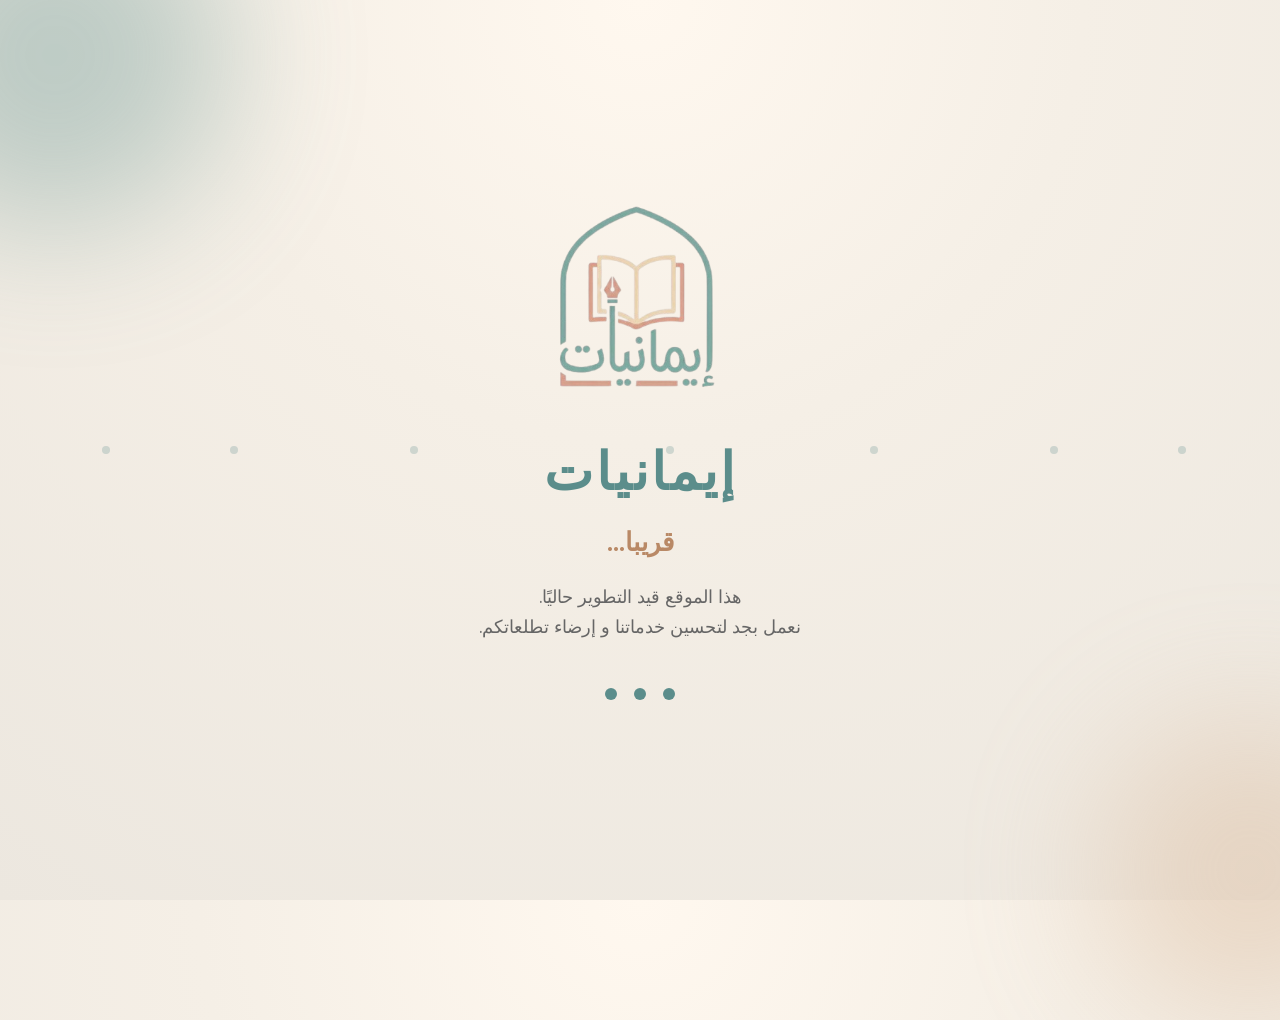
<file: index.html>
<!DOCTYPE html>
<html lang="ar">
<head>
<meta charset="UTF-8">
<meta name="viewport" content="width=device-width, initial-scale=1.0">
<meta property="og:title" content="إيمانيات">
<meta property="og:description" content="نرسم القيم بالوان الإبداع">
<meta property="og:image" content="https://imaniyat.app/logo_hero.png">
<meta property="og:url" content="https://imaniyat.app/">
<meta property="og:type" content="website">

<meta name="twitter:card" content="summary_large_image">
<meta name="twitter:title" content="إيمانيات">
<meta name="twitter:description" content="نرسم القيم بالوان الإبداع">
<meta name="twitter:image" content="https://imaniyat.app/logo_hero.png">

<title>IMANIYAT | Coming Soon</title>

<link href="https://fonts.googleapis.com/css2?family=Poppins:wght@300;400;600;700&display=swap" rel="stylesheet">

<style>

*{
    margin:0;
    padding:0;
    box-sizing:border-box;
}

body{
    font-family:'Poppins',sans-serif;
    height:100vh;
    overflow:hidden;
    display:flex;
    justify-content:center;
    align-items:center;
    background:
    radial-gradient(circle at top,#fff8ef,#f5efe6 40%,#ece7df);
    position:relative;
}

/* Decorative circles */

body::before,
body::after{
    content:'';
    position:absolute;
    border-radius:50%;
    filter:blur(70px);
    opacity:.35;
}

body::before{
    width:350px;
    height:350px;
    background:#5b8d8b;
    top:-120px;
    left:-120px;
}

body::after{
    width:300px;
    height:300px;
    background:#d8b08c;
    bottom:-120px;
    right:-120px;
}

/* Floating particles */

.particle{
    position:absolute;
    width:8px;
    height:8px;
    background:#5b8d8b;
    border-radius:50%;
    opacity:.25;
    animation:float 8s linear infinite;
}

@keyframes float{

    from{
        transform:translateY(20px);
        opacity:0;
    }

    30%{
        opacity:.3;
    }

    to{
        transform:translateY(-100vh);
        opacity:0;
    }

}

.container{

    text-align:center;
    z-index:10;

    animation:intro 1.4s ease;
}

@keyframes intro{

    0%{
        opacity:0;
        transform:translateY(40px) scale(.85);
    }

    100%{
        opacity:1;
        transform:translateY(0) scale(1);
    }

}

.logo{

    width:180px;
    margin-bottom:25px;

    animation:logoFloat 4s ease-in-out infinite;
}

@keyframes logoFloat{

    0%,100%{
        transform:translateY(0);
    }

    50%{
        transform:translateY(-10px);
    }

}

h1{

    font-size:52px;
    color:#5b8d8b;
    letter-spacing:3px;
    margin-bottom:12px;
}

h2{

    font-size:26px;
    color:#b98966;
    margin-bottom:20px;
    font-weight:600;
}

p{

    color:#666;
    font-size:18px;
    max-width:500px;
    margin:auto;
    line-height:1.7;
}

.loader{

    margin:45px auto 0;
    width:70px;
    display:flex;
    justify-content:space-between;
}

.loader span{

    width:12px;
    height:12px;
    border-radius:50%;
    background:#5b8d8b;

    animation:bounce 1s infinite;
}

.loader span:nth-child(2){

    animation-delay:.2s;
}

.loader span:nth-child(3){

    animation-delay:.4s;
}

@keyframes bounce{

    0%,80%,100%{
        transform:scale(.4);
        opacity:.4;
    }

    40%{
        transform:scale(1);
        opacity:1;
    }

}

@media(max-width:700px){

.logo{
    width:140px;
}

h1{
    font-size:36px;
}

h2{
    font-size:22px;
}

p{
    font-size:16px;
    padding:0 20px;
}

}

</style>

</head>
<body>

<!-- Floating particles -->
<div class="particle" style="left:8%; animation-delay:0s;"></div>
<div class="particle" style="left:18%; animation-delay:2s;"></div>
<div class="particle" style="left:32%; animation-delay:4s;"></div>
<div class="particle" style="left:52%; animation-delay:1s;"></div>
<div class="particle" style="left:68%; animation-delay:5s;"></div>
<div class="particle" style="left:82%; animation-delay:3s;"></div>
<div class="particle" style="left:92%; animation-delay:6s;"></div>

<div class="container" dir="rtl">

    <img src="logo.png" class="logo" alt="IMANIYAT Logo">

    <h1>إيمانيات</h1>

    <h2>قريبا...</h2>

    <p>
        هذا الموقع قيد التطوير حاليًا.<br>
        نعمل بجد لتحسين خدماتنا و إرضاء تطلعاتكم.
    </p>

    <div class="loader">
        <span></span>
        <span></span>
        <span></span>
    </div>

</div>

</body>
</html>
</file>
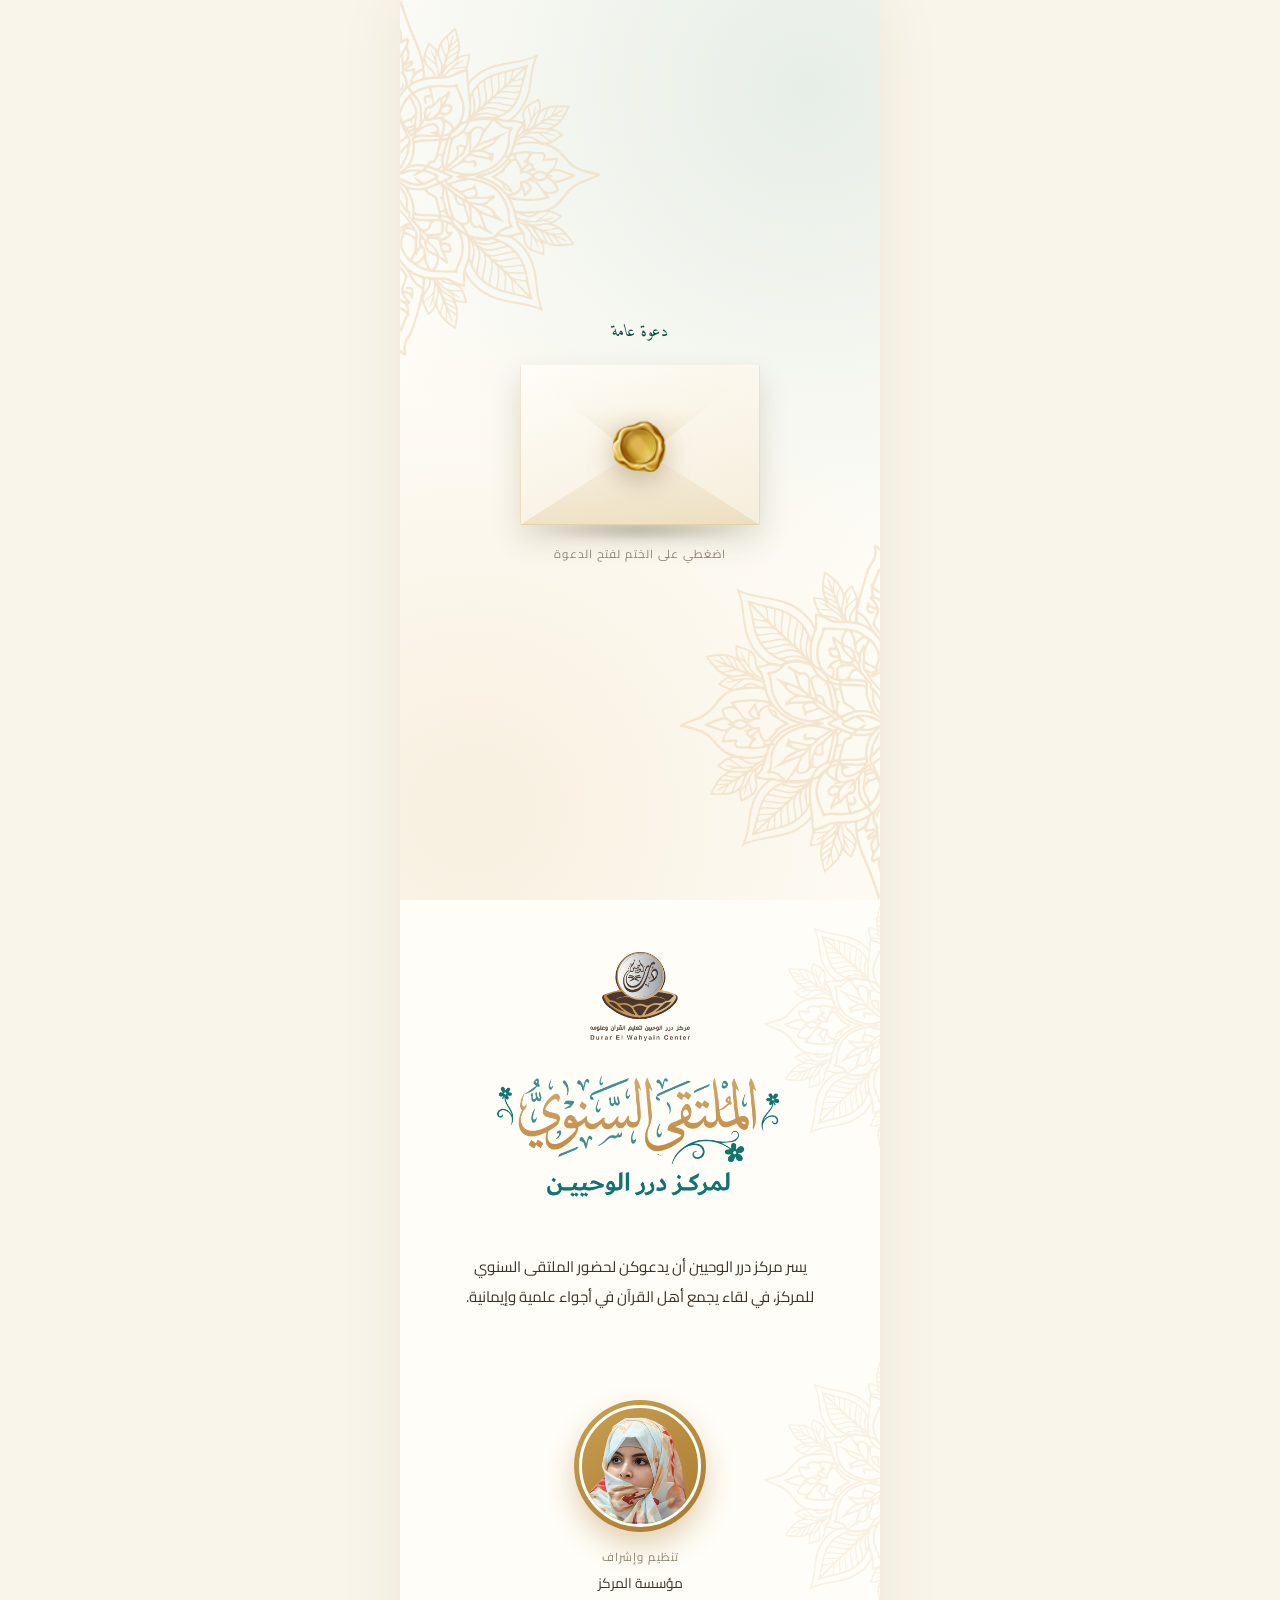
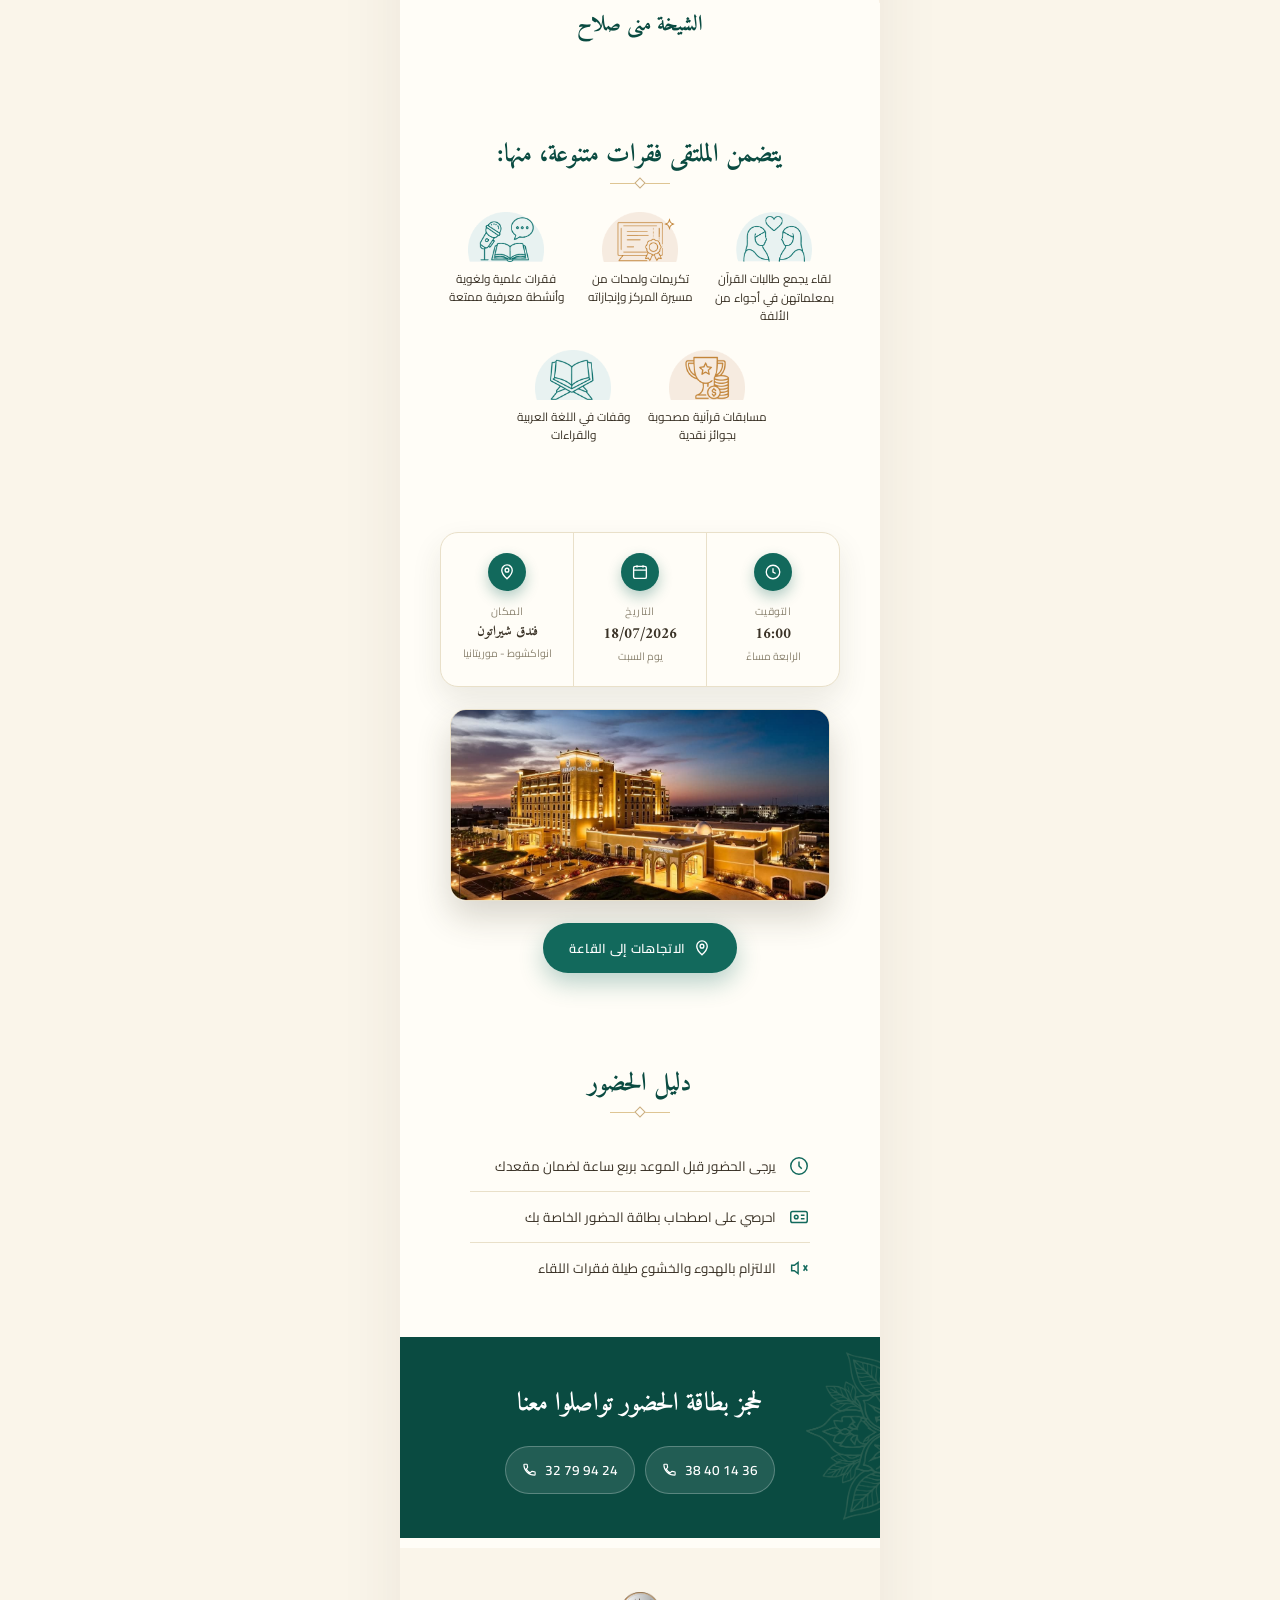
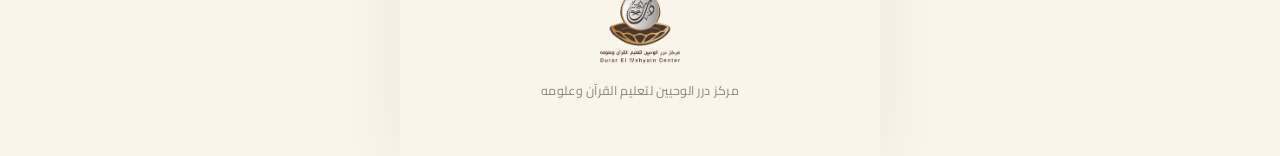
<file: invitations/dourar_invitation/index.html>
<!DOCTYPE html>
<html lang="ar" dir="rtl">
<head>
<meta charset="UTF-8">
<meta name="viewport" content="width=device-width, initial-scale=1.0">
<meta property="og:title" content="الملتقى السنوي - مركز درر الوحيين">
<meta property="og:description" content="يسرنا دعوتكم لحضور الملتقى السنوي لمركز درر الوحيين .">
<meta property="og:image" content="https://imaniyat.app/invitations/dourar_invitation/media/centerdurar.png">
<meta property="og:url" content="https://imaniyat.app/invitations/dourar_invitation/">
<meta property="og:type" content="website">

<meta name="twitter:card" content="summary_large_image">
<meta name="twitter:title" content="الملتقى السنوي - مركز درر الوحيين ">
<meta name="twitter:description" content="يسرنا دعوتكم لحضور الملتقى السنوي لمركز درر الوحيين .">
<meta name="twitter:image" content="https://imaniyat.app/invitations/dourar_invitation/media/centerdurar.png">

<title>الملتقى السنوي — مركز درر الوحيين</title>
<link rel="icon" href="../../logo.png">
<link rel="preconnect" href="https://fonts.googleapis.com">
<link rel="preconnect" href="https://fonts.gstatic.com" crossorigin>
<link href="https://fonts.googleapis.com/css2?family=Amiri:ital,wght@0,400;0,700;1,400&family=Cairo:wght@400;500;600;700;800&display=swap" rel="stylesheet">

<style>
:root{
  --teal:#12695c;
  --teal-dark:#0a4b41;
  --gold:#c9a052;
  --gold-dark:#a8792f;
  --cream:#faf5ea;
  --ivory:#fffdf7;
  --charcoal:#3a3226;
  --gray:#8c8471;
  --line:#e9e0c9;
  --serif:'Amiri',serif;
  --sans:'Cairo',sans-serif;
}

*{margin:0;padding:0;box-sizing:border-box}
html{scroll-behavior:smooth}
body{
  font-family:var(--sans);
  color:var(--charcoal);
  background:var(--cream);
  overflow:hidden;
}
body.opened{overflow:auto}

.page{
  max-width:480px;
  margin:0 auto;
  background:var(--ivory);
  min-height:100vh;
  position:relative;
  overflow:hidden;
  box-shadow:0 0 60px rgba(60,55,35,.08);
}

/* ═══════════════════ decorative corner florals ═══════════════════ */
.corner-deco{position:absolute;width:200px;pointer-events:none;opacity:.55;z-index:0}
.corner-deco.tl{top:0;left:0}
.corner-deco.br{bottom:0;right:0;transform:scaleX(-1) scaleY(-1)}

/* subtle recurring florals behind the main content sections */
.section-deco{position:absolute;width:160px;pointer-events:none;opacity:.3;z-index:-1}
.section-deco.tr{top:-16px;right:-44px}
.section-deco.bl{bottom:-16px;left:-44px;transform:scaleY(-1)}
.section-deco.gold-on-dark{width:130px;top:-20px;right:-56px;opacity:.14}

/* ═══════════════════ ENVELOPE (landing) ═══════════════════ */
#envelope{
  position:relative;
  width:100%;min-height:100vh;
  display:flex;flex-direction:column;align-items:center;justify-content:center;gap:18px;
  background:
    radial-gradient(circle at 15% 90%, rgba(201,160,82,.14), transparent 55%),
    radial-gradient(circle at 85% 10%, rgba(18,105,92,.10), transparent 55%),
    var(--ivory);
  perspective:1400px;
  overflow:hidden;
  padding:34px 20px;
}

.env-eyebrow{
  position:relative;z-index:2;
  font-family:var(--serif);font-style:italic;
  font-size:1.05rem;color:var(--teal-dark);
  text-align:center;
  transition:opacity .6s ease;
}
.env-hint{
  position:relative;z-index:2;
  font-size:.72rem;letter-spacing:1px;
  color:var(--gray);
  animation:hintBlink 2.4s ease-in-out infinite;
  transition:opacity .5s;
}
@keyframes hintBlink{0%,100%{opacity:.45}50%{opacity:1}}
body.opening .env-eyebrow{opacity:0}
body.letter-open .env-hint{display:none}

.envelope{
  position:relative;z-index:2;
  width:min(64vw,240px);
  aspect-ratio:3/2;
  transition:transform .8s ease .1s;
  transform-style:preserve-3d;
}
body.opening .envelope{transform:translateY(14px) scale(.95)}

.env-shadow{
  position:absolute;left:6%;right:6%;bottom:-16px;height:22px;z-index:0;
  background:radial-gradient(ellipse,rgba(60,55,35,.28),transparent 72%);
  filter:blur(4px);
}

.env-body{
  position:absolute;inset:0;z-index:2;
  border-radius:2px;
  background:linear-gradient(160deg,var(--ivory),#f2e9d3 130%);
  box-shadow:
    0 14px 30px rgba(70,60,25,.16),
    inset 0 0 0 1px rgba(201,160,82,.25);
  overflow:hidden;
}
.env-bottom-fold{
  position:absolute;inset:0;
  clip-path:polygon(0 100%,100% 100%,50% 52%);
  background:linear-gradient(0deg,rgba(201,160,82,.2),transparent 62%);
}

.env-flap{
  position:absolute;top:0;left:0;right:0;height:60%;z-index:3;
  clip-path:polygon(0 0,100% 0,50% 100%);
  background:linear-gradient(165deg,var(--ivory),#f2e9d3 135%);
  transform-origin:top center;
  transition:transform 1.3s cubic-bezier(.6,.05,.3,1);
  filter:drop-shadow(0 3px 5px rgba(70,60,25,.18));
}
.env-flap::after{
  content:'';position:absolute;inset:0;
  clip-path:polygon(0 0,100% 0,50% 100%);
  background:linear-gradient(180deg,transparent 45%,rgba(201,160,82,.2) 100%);
}
body.opening .env-flap{transform:rotateX(-178deg)}

.seal-btn{
  position:absolute;left:50%;top:53%;z-index:4;
  transform:translate(-50%,-50%);
  width:34%;aspect-ratio:1;
  border:none;background:none;padding:0;cursor:pointer;
  filter:drop-shadow(0 8px 14px rgba(110,80,20,.35));
  animation:sealPulse 2.6s ease-in-out infinite;
  transition:transform .8s ease, opacity .8s ease;
}
.seal-btn img{
  width:100%;height:100%;object-fit:cover;object-position:top center;
  border-radius:50%;
}
@keyframes sealPulse{0%,100%{transform:translate(-50%,-50%) scale(1)}50%{transform:translate(-50%,-50%) scale(1.06)}}
body.opening .seal-btn{transform:translate(-50%,-50%) scale(.3) rotate(18deg);opacity:0;animation:none}

/* ── the reveal wrapper collapses to ~0 height while closed, so the hidden
   letter card never pushes the seal off-center; it grows open once tapped ── */
.env-reveal{
  display:grid;grid-template-rows:0fr;
  width:100%;
  transition:grid-template-rows .7s ease .1s;
}
body.letter-open .env-reveal{grid-template-rows:1fr}
.env-reveal-inner{
  overflow:hidden;
  display:flex;flex-direction:column;align-items:center;gap:16px;
}

/* ── the letter that slides out once the seal is tapped ── */
.letter-card{
  position:relative;z-index:5;
  width:min(84vw,300px);
  margin-top:6px;
  padding:26px 22px 22px;
  background:var(--ivory);
  border-radius:4px;
  text-align:center;
  box-shadow:0 24px 46px rgba(60,55,35,.26);
  opacity:0;
  transform:translateY(16px) rotate(-2deg);
  transition:opacity .6s ease .2s, transform .6s ease .2s;
}
body.letter-open .letter-card{opacity:1;transform:translateY(0) rotate(-2deg)}
.letter-title-img{width:min(70vw,230px);margin:0 auto 10px;display:block}
.letter-date{
  font-family:var(--serif);font-weight:700;
  font-size:1.6rem;color:var(--teal-dark);letter-spacing:1px;
}
.letter-daysub{font-size:.78rem;color:var(--gray);margin:2px 0 16px}
.letter-countdown{display:flex;align-items:center;justify-content:center;gap:6px}
.letter-countdown .cd-box b{display:block;font-family:var(--serif);font-size:1.4rem;color:var(--charcoal)}
.letter-countdown .cd-box span{font-size:.55rem;letter-spacing:.5px;color:var(--gray)}
.letter-countdown .cd-sep{font-family:var(--serif);font-size:1.1rem;color:var(--gold-dark);margin-top:-10px}

.letter-continue{
  position:relative;z-index:5;
  border:none;background:none;cursor:pointer;
  display:flex;flex-direction:column;align-items:center;gap:4px;
  font-family:var(--sans);font-size:.72rem;font-weight:600;letter-spacing:.5px;
  color:var(--teal-dark);
  opacity:0;transition:opacity .5s ease;
  pointer-events:none;
}
/* only enabled once the reveal panel has actually finished expanding (see JS transitionend below),
   so a fast tap can't compute the scroll target while the layout is still mid-animation */
body.reveal-settled .letter-continue{opacity:1;pointer-events:auto}
.letter-continue svg{width:16px;height:16px;animation:cueDown 1.6s ease-in-out infinite}
@keyframes cueDown{0%,100%{transform:translateY(0)}50%{transform:translateY(5px)}}

/* ═══════════════════ SECTIONS ═══════════════════ */
main{padding-bottom:10px;position:relative;z-index:1}
section{padding:44px 26px;text-align:center;position:relative}
.fade{opacity:0;transform:translateY(24px);transition:opacity .9s ease,transform .9s ease}
.fade.visible{opacity:1;transform:translateY(0)}

.sec-title{
  font-family:var(--serif);font-weight:700;
  font-size:clamp(1.35rem,5.5vw,1.6rem);
  color:var(--teal-dark);
  margin-bottom:6px;
}
.sec-title.light{color:#fff}
.sec-orn{width:60px;height:1px;background:var(--gold);opacity:.6;margin:0 auto 28px;position:relative}
.sec-orn::after{
  content:'';position:absolute;left:50%;top:50%;transform:translate(-50%,-50%) rotate(45deg);
  width:6px;height:6px;border:1px solid var(--gold-dark);background:var(--ivory);
}

/* hero header */
.hero-header{padding-top:52px;position:relative}
.hero-logo{width:100px;margin:0 auto 18px;display:block}
.hero-title-img{width:min(78vw,320px);margin:0 auto;display:block}

/* intro */
.intro-text{
  font-size:.94rem;line-height:2;color:var(--charcoal);
  max-width:360px;margin:0 auto;
}

/* features grid */
.features-grid{
  display:flex;flex-wrap:wrap;justify-content:center;gap:24px 14px;
  max-width:400px;margin:0 auto;
}
.feature-card{width:120px}
.feature-card img{width:76px;height:auto;margin:0 auto 8px;display:block}
.feature-card p{font-size:.74rem;line-height:1.55;color:var(--charcoal)}

/* time / date / place — single unified bar with 3 columns, like the reference flyer */
.info-bar{
  display:flex;
  background:var(--ivory);border:1px solid var(--line);border-radius:18px;
  box-shadow:0 14px 30px rgba(60,55,35,.1);
  max-width:400px;margin:0 auto 22px;overflow:hidden;
}
.info-col{flex:1;padding:20px 6px;text-align:center;min-width:0}
.info-col:not(:first-child){border-inline-start:1px solid var(--line)}
.info-icon-solid{
  width:38px;height:38px;margin:0 auto 10px;border-radius:50%;
  background:var(--teal);
  display:flex;align-items:center;justify-content:center;
  box-shadow:0 6px 14px rgba(18,105,92,.32);
}
.info-icon-solid svg{width:18px;height:18px;stroke:#fff}
.info-label{font-size:.66rem;letter-spacing:.5px;color:var(--gray);margin-bottom:3px}
.info-value{font-family:var(--serif);font-weight:700;font-size:.98rem;color:var(--charcoal);line-height:1.3}
.info-sub{font-size:.66rem;color:var(--gray);margin-top:1px}

/* venue photo */
.venue-photo{
  max-width:380px;margin:0 auto 22px;border-radius:16px;overflow:hidden;
  box-shadow:0 16px 34px rgba(60,55,35,.2);
  border:1px solid var(--line);
}
.venue-photo img{width:100%;height:190px;object-fit:cover;display:block}

/* supervision credit */
.supervise-frame{
  width:132px;height:132px;margin:0 auto 14px;border-radius:50%;
  padding:5px;
  background:linear-gradient(145deg,var(--gold),var(--gold-dark));
  box-shadow:0 14px 28px rgba(168,121,47,.32);
}
.supervise-frame-inner{
  width:100%;height:100%;border-radius:50%;overflow:hidden;
  border:3px solid var(--ivory);
}
.supervise-frame-inner img{width:100%;height:100%;object-fit:cover;object-position:top center}
.supervise-label{font-size:.72rem;letter-spacing:1px;color:var(--gray)}
.supervise-org{font-size:.86rem;color:var(--charcoal);margin-top:2px}
.supervise-name{font-family:var(--serif);font-weight:700;font-size:1.35rem;color:var(--teal-dark);margin-top:10px}

.round-btn{
  display:inline-flex;align-items:center;gap:8px;
  background:var(--teal);color:#fff;text-decoration:none;
  font-size:.8rem;font-weight:600;letter-spacing:.3px;
  padding:13px 26px;border-radius:40px;
  box-shadow:0 10px 24px rgba(18,105,92,.3);
  transition:transform .25s, box-shadow .25s;
}
.round-btn svg{width:18px;height:18px;flex:none}
.round-btn:hover{transform:translateY(-2px);box-shadow:0 14px 28px rgba(18,105,92,.4)}

/* guest guide */
.manual-list{list-style:none;max-width:340px;margin:0 auto;text-align:right}
.manual-list li{
  display:flex;align-items:center;gap:12px;
  padding:12px 0;border-bottom:1px solid var(--line);
  font-size:.84rem;color:var(--charcoal);
}
.manual-list li:last-child{border-bottom:none}
.manual-list svg{flex:none;width:22px;height:22px;stroke:var(--teal);color:var(--teal)}

/* contact */
.contact-section{background:var(--teal-dark);color:#fff}
.phone-row{display:flex;flex-wrap:wrap;justify-content:center;gap:10px;margin-top:20px}
.phone-btn{
  display:inline-flex;align-items:center;gap:8px;direction:ltr;
  background:rgba(255,255,255,.1);border:1px solid rgba(255,255,255,.25);
  color:#fff;text-decoration:none;font-size:.85rem;font-weight:600;
  padding:10px 16px;border-radius:30px;
  transition:background .25s;
}
.phone-btn:hover{background:rgba(255,255,255,.2)}
.phone-btn svg{width:15px;height:15px;flex:none}

footer{
  padding:44px 30px 54px;text-align:center;background:var(--cream);position:relative;
}
.footer-logo{width:80px;margin:0 auto 12px;display:block}
.footer-note{font-size:.78rem;color:var(--gray);letter-spacing:.3px}

@media (max-width:380px){
  section{padding:38px 20px}
}
</style>
</head>
<body>
<div class="page">

  <!-- ═══════════════ ENVELOPE (landing) ═══════════════ -->
  <div id="envelope">
    <img class="corner-deco tl" src="media/backgroud decoration.png" alt="">
    <img class="corner-deco br" src="media/backgroud decoration.png" alt="">

    <div class="env-eyebrow"> دعوة عامة</div>

    <div class="envelope">
      <div class="env-shadow"></div>
      <div class="env-body"><div class="env-bottom-fold"></div></div>
      <div class="env-flap"></div>
      <button class="seal-btn" id="seal" aria-label="فتح الدعوة">
        <img src="media/wax seal.png" alt="الختم">
      </button>
    </div>

    <div class="env-hint" id="env-hint">اضغطي على الختم لفتح الدعوة</div>

    <!-- collapses to ~0 height while closed; grows open once the seal is tapped -->
    <div class="env-reveal" id="env-reveal">
      <div class="env-reveal-inner">
        <!-- letter that slides out, revealing the date + live countdown -->
        <div class="letter-card" id="letter-card">
          <img class="letter-title-img" src="media/title.png" alt="الملتقى السنوي لمركز درر الوحيين">
          <div class="letter-date">18 / 07 / 2026</div>
          <div class="letter-daysub">يوم السبت — الساعة 16:00</div>
          <div class="letter-countdown">
            <div class="cd-box"><b id="cd-s">--</b><span>ثانية</span></div>
            <div class="cd-sep">:</div>
            <div class="cd-box"><b id="cd-m">--</b><span>دقيقة</span></div>
            <div class="cd-sep">:</div>
            <div class="cd-box"><b id="cd-h">--</b><span>ساعة</span></div>
            <div class="cd-sep">:</div>
            <div class="cd-box"><b id="cd-d">--</b><span>يوم</span></div>
            
            
            
          </div>
        </div>
        <button class="letter-continue" id="continue-btn" aria-label="تابعي">
          <span>تابعي</span>
          <svg viewBox="0 0 24 24" fill="none" stroke="currentColor" stroke-width="1.8"><path d="M6 9l6 6 6-6"/></svg>
        </button>
      </div>
    </div>
  </div>

  <!-- ═══════════════ MAIN CONTENT ═══════════════ -->
  <main id="main">

    <!-- hero -->
    <header class="fade hero-header">
      <img class="section-deco tr" src="media/backgroud decoration.png" alt="" style="transform: scaleX(-1);">
      <img class="hero-logo" src="media/logo.png" alt="مركز درر الوحيين;">
      <img class="hero-title-img" src="media/title.png" alt="الملتقى السنوي لمركز درر الوحيين">
    </header>

    <!-- intro -->
    <section class="fade">
      <p class="intro-text">يسر مركز درر الوحيين أن يدعوكن لحضور الملتقى السنوي للمركز، في لقاء يجمع أهل القرآن في أجواء علمية وإيمانية.</p>
    </section>

    <!-- supervision credit -->
    <section class="fade">
      <div class="supervise-frame"><div class="supervise-frame-inner"><img src="media/mouna.png" alt="الشيخة منى صلاح"></div></div>
      <div class="supervise-label">تنظيم وإشراف</div>
      <div class="supervise-org">مؤسسة المركز</div>
      <div class="supervise-name">الشيخة منى صلاح</div>
       <img class="section-deco tr" src="media/backgroud decoration.png" alt="" style="transform: scaleX(-1);">
    </section>

    <!-- features -->
    <section class="fade">
      <h2 class="sec-title">يتضمن الملتقى فقرات متنوعة، منها:</h2>
      <div class="sec-orn"></div>
      <div class="features-grid">
        <div class="feature-card">
          <img src="media/two woman.png" alt="">
          <p>لقاء يجمع طالبات القرآن بمعلماتهن في أجواء من الألفة</p>
        </div>
        <div class="feature-card">
          <img src="media/shehade.png" alt="">
          <p>تكريمات ولمحات من مسيرة المركز وإنجازاته</p>
        </div>
        <div class="feature-card">
          <img src="media/mic and book.png" alt="">
          <p>فقرات علمية ولغوية وأنشطة معرفية ممتعة</p>
        </div>
        <div class="feature-card">
          <img src="media/winer.png" alt="">
          <p>مسابقات قرآنية مصحوبة بجوائز نقدية</p>
        </div>
        <div class="feature-card">
          <img src="media/couran.png" alt="">
          <p>وقفات في اللغة العربية والقراءات</p>
        </div>
      </div>
    </section>

    <!-- time / date / place -->
    <section class="fade">
      <div class="info-bar">
        <div class="info-col">
          <div class="info-icon-solid"><svg viewBox="0 0 24 24" fill="none" stroke-width="1.8"><circle cx="12" cy="12" r="9"/><path d="M12 7v5l3.5 2"/></svg></div>
          <div class="info-label">التوقيت</div>
          <div class="info-value">16:00</div>
          <div class="info-sub">الرابعة مساءً</div>
        </div>
        <div class="info-col">
          <div class="info-icon-solid"><svg viewBox="0 0 24 24" fill="none" stroke-width="1.8"><rect x="3.5" y="4.5" width="17" height="16" rx="2"/><path d="M3.5 9.5h17M8 3v3M16 3v3"/></svg></div>
          <div class="info-label">التاريخ</div>
          <div class="info-value">18/07/2026</div>
          <div class="info-sub">يوم السبت</div>
        </div>
        <div class="info-col">
          <div class="info-icon-solid"><svg viewBox="0 0 24 24" fill="none" stroke-width="1.8"><path d="M12 21s-7-6.3-7-11.5A7 7 0 0 1 19 9.5C19 14.7 12 21 12 21Z"/><circle cx="12" cy="9.5" r="2.5"/></svg></div>
          <div class="info-label">المكان</div>
          <div class="info-value" style="font-size:.86rem">فندق شيراتون</div>
          <div class="info-sub">انواكشوط - موريتانيا</div>
        </div>
      </div>
      <div class="venue-photo">
        <img src="media/hotelpicture.jpg" alt="فندق شيراتون - انواكشوط">
      </div>
      <a class="round-btn" href="https://www.google.com/maps/search/?api=1&query=Sheraton%20Hotel%20Nouakchott" target="_blank" rel="noopener">
        <svg viewBox="0 0 24 24" fill="none" stroke="currentColor" stroke-width="1.8"><path d="M12 21s-7-6.3-7-11.5A7 7 0 0 1 19 9.5C19 14.7 12 21 12 21Z"/><circle cx="12" cy="9.5" r="2.5"/></svg>
        الاتجاهات إلى القاعة
      </a>
    </section>

    <!-- guest guide -->
    <section class="fade">
      <h2 class="sec-title">دليل الحضور</h2>
      <div class="sec-orn"></div>
      <ul class="manual-list">
        <li><svg viewBox="0 0 24 24" fill="none" stroke-width="1.6"><circle cx="12" cy="12" r="9"/><path d="M12 7v5l3 3"/></svg><span>يرجى الحضور قبل الموعد بربع ساعة لضمان مقعدك</span></li>
        <li><svg viewBox="0 0 24 24" fill="none" stroke-width="1.6"><rect x="3" y="6" width="18" height="12" rx="2"/><circle cx="9" cy="12" r="2"/><path d="M14 10h4M14 14h4"/></svg><span>احرصي على اصطحاب بطاقة الحضور الخاصة بك</span></li>
        <li><svg viewBox="0 0 24 24" fill="none" stroke-width="1.6"><path d="M4 9h3l4-3v12l-4-3H4Z"/><path d="M17 9l4 6M21 9l-4 6"/></svg><span>الالتزام بالهدوء والخشوع طيلة فقرات اللقاء</span></li>
      </ul>
    </section>

    <!-- contact -->
    <section class="fade contact-section">
      <img class="section-deco tr gold-on-dark" src="media/backgroud decoration.png" alt=""alt="" style="transform: scaleX(-1);">
      <h2 class="sec-title light">لحجز بطاقة الحضور تواصلوا معنا</h2>
      <div class="phone-row">
        <a class="phone-btn" href="https://wa.me/22238401436"><svg viewBox="0 0 24 24" fill="none" stroke="currentColor" stroke-width="1.8"><path d="M6.6 10.8c1.4 2.8 3.8 5.2 6.6 6.6l2.2-2.2c.3-.3.7-.4 1-.2 1.1.4 2.3.6 3.6.6.6 0 1 .4 1 1V20c0 .6-.4 1-1 1C10.4 21 3 13.6 3 4.5c0-.6.4-1 1-1h3.4c.6 0 1 .4 1 1 0 1.3.2 2.5.6 3.6.1.3 0 .7-.2 1l-2.2 2.2Z"/></svg>38 40 14 36</a>
        <a class="phone-btn" href="https://wa.me/22232799424"><svg viewBox="0 0 24 24" fill="none" stroke="currentColor" stroke-width="1.8"><path d="M6.6 10.8c1.4 2.8 3.8 5.2 6.6 6.6l2.2-2.2c.3-.3.7-.4 1-.2 1.1.4 2.3.6 3.6.6.6 0 1 .4 1 1V20c0 .6-.4 1-1 1C10.4 21 3 13.6 3 4.5c0-.6.4-1 1-1h3.4c.6 0 1 .4 1 1 0 1.3.2 2.5.6 3.6.1.3 0 .7-.2 1l-2.2 2.2Z"/></svg>32 79 94 24</a>
      </div>
    </section>

  </main>

  <footer>
    <img class="section-deco bl" src="media/backgroud decoration.png" alt="">
    <img class="footer-logo" src="media/logo.png" alt="">
    <div class="footer-note">مركز درر الوحيين لتعليم القرآن وعلومه</div>
  </footer>

</div>

<script>
const CONFIG = { eventDateISO: "2026-07-18T16:00:00" };

/* envelope opening: seal → flap opens → letter with the date + live countdown slides out → scroll (or tap continue) to enter the site */
const seal = document.getElementById('seal');
seal.addEventListener('click', () => {
  document.body.classList.add('opening');
  setTimeout(() => {
    document.body.classList.add('letter-open');
    const reveal = document.getElementById('env-reveal');
    reveal.addEventListener('transitionend', function onSettled(e){
      if (e.propertyName !== 'grid-template-rows') return;
      reveal.removeEventListener('transitionend', onSettled);
      document.body.classList.add('reveal-settled');
    });
  }, 900);
}, { once:true });

function dismissEnvelope(scrollDown){
  document.body.classList.add('opened');
  if (scrollDown) window.scrollTo({ top: document.getElementById('main').offsetTop, behavior:'smooth' });
}
document.getElementById('continue-btn').addEventListener('click', () => dismissEnvelope(true), { once:true });
['wheel','touchmove'].forEach(evt => window.addEventListener(evt, () => {
  if (document.body.classList.contains('letter-open') && !document.body.classList.contains('opened')) dismissEnvelope(false);
}, { passive:true }));

/* countdown */
const target = new Date(CONFIG.eventDateISO).getTime();
const pad = n => String(n).padStart(2,'0');
function tick(){
  const diff = Math.max(0, target - Date.now());
  document.getElementById('cd-d').textContent = pad(Math.floor(diff/864e5));
  document.getElementById('cd-h').textContent = pad(Math.floor(diff/36e5)%24);
  document.getElementById('cd-m').textContent = pad(Math.floor(diff/6e4)%60);
  document.getElementById('cd-s').textContent = pad(Math.floor(diff/1e3)%60);
}
tick();
setInterval(tick, 1000);

/* scroll reveal */
const io = new IntersectionObserver(entries => {
  entries.forEach(e => { if (e.isIntersecting){ e.target.classList.add('visible'); io.unobserve(e.target); } });
}, { threshold:.12 });
document.querySelectorAll('.fade').forEach(el => io.observe(el));
</script>
</body>
</html>
</file>
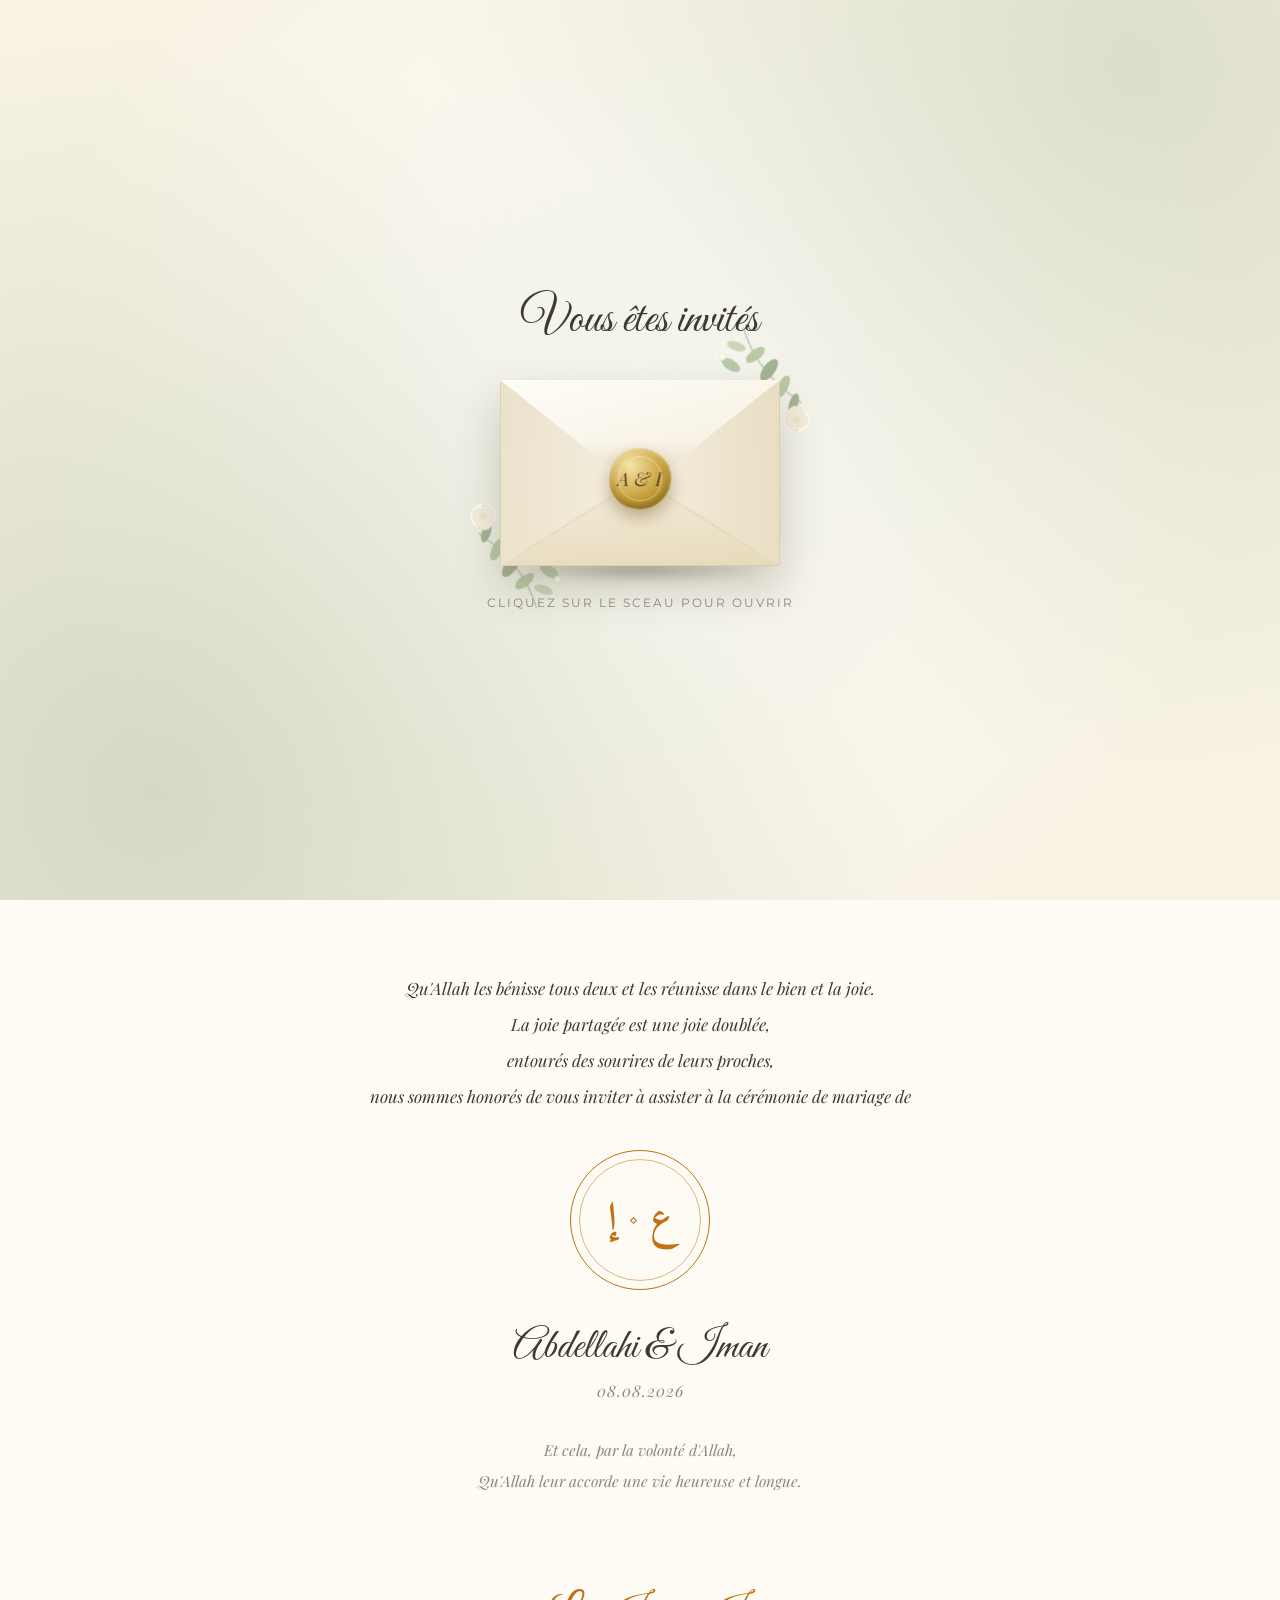
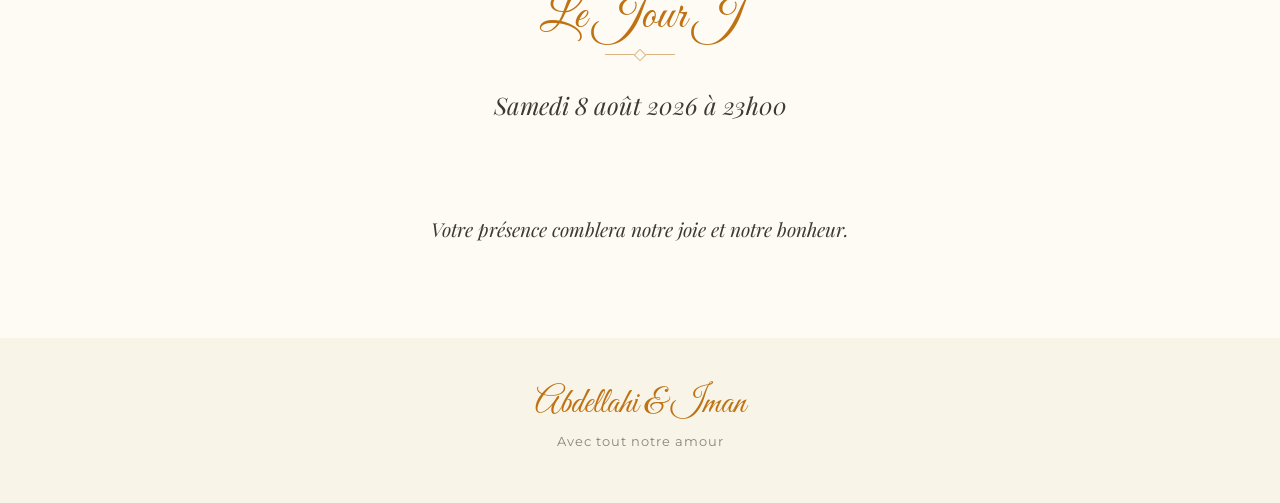
<file: invitations/wedding227363/index.html>
<!DOCTYPE html>
<html lang="fr" dir="ltr">
<head>
<meta charset="UTF-8">
<meta name="viewport" content="width=device-width, initial-scale=1.0">
<meta property="og:title" content="Wedding Invitation">
<meta property="og:description" content="Abdellahi & Iman">
<meta property="og:image" content="https://imaniyat.app/invitations/wedding227363/media/letter.jpeg">
<meta property="og:url" content="https://imaniyat.app/invitations/wedding227363">
<meta property="og:type" content="website">

<meta name="twitter:card" content="summary_large_image">
<meta name="twitter:title" content="Wedding Invitation">
<meta name="twitter:description" content="Abdellahi & Iman">
<meta name="twitter:image" content="https://imaniyat.app/invitations/wedding227363/media/letter.jpeg">

<title>Abdellahi & Iman — Wedding Invitation</title>

<link rel="icon" href="../../logo.png">
<!-- Fonts: Great Vibes (script) · Playfair Display (serif) · Montserrat (sans) · Amiri + Reem Kufi (Arabic) -->
<link rel="preconnect" href="https://fonts.googleapis.com">
<link rel="preconnect" href="https://fonts.gstatic.com" crossorigin>
<link href="https://fonts.googleapis.com/css2?family=Great+Vibes&family=Playfair+Display:ital,wght@0,400;0,600;1,400&family=Montserrat:wght@400;500;600&family=Amiri:ital,wght@0,400;0,700;1,400&family=Aref+Ruqaa:wght@400;700&family=Reem+Kufi:wght@400;600&display=swap" rel="stylesheet">

<style>
:root{
  --sage:#9fb08e;
  --sage-dark:#7e9070;
  --ivory:#fdfbf4;
  --cream:#f8f4e8;
  --rose:#be7214;
  --rose-dark:#a96511;
  --crimson:#8e2f3c;
  --charcoal:#3d3a36;
  --gray:#8a857d;
  --line:#e6dfd0;
  --gold:#c8a13b;
  --gold-dark:#8a6a1e;
  --paper:#fffdf9;
  --paper-shade:#efe6ce;
  --script:'Great Vibes',cursive;
  --serif:'Playfair Display',serif;
  --sans:'Montserrat',sans-serif;
}
html[lang="ar"]{
  --script:'Aref Ruqaa',serif;
  --serif:'Amiri',serif;
  --sans:'Reem Kufi',sans-serif;
}

*{margin:0;padding:0;box-sizing:border-box}
html{scroll-behavior:smooth}
body{
  font-family:var(--sans);
  color:var(--charcoal);
  background:var(--ivory);
  overflow:hidden; /* unlocked after envelope opens */
}
body.opened{overflow:auto}

/* ═══════════════════ 1. ENVELOPE ═══════════════════ */
#envelope{
  position:fixed;inset:0;z-index:100;
  display:flex;flex-direction:column;align-items:center;justify-content:center;gap:30px;
  background:
    radial-gradient(circle at 12% 88%, rgba(159,176,142,.38), transparent 55%),
    radial-gradient(circle at 88% 8%, rgba(159,176,142,.3), transparent 50%),
    radial-gradient(circle at 50% 45%, #fffefb, #f7f2e4 75%);
  transition:opacity 1s ease .9s, visibility 0s linear 1.9s;
  perspective:1400px;
  overflow:hidden;
  padding:20px;
}
body.opened #envelope{opacity:0;visibility:hidden}

.env-invited{
  position:relative;z-index:2;
  font-family:var(--script);
  font-size:clamp(2.1rem,7vw,3rem);
  color:var(--charcoal);
  text-align:center;
  padding:0 20px;
  transition:opacity .6s ease, transform .6s ease;
}
.env-hint{
  position:relative;z-index:2;
  font-family:var(--sans);font-size:.74rem;letter-spacing:2px;text-transform:uppercase;
  color:var(--gray);
  animation:hintBlink 2.4s ease-in-out infinite;
  transition:opacity .5s;
}
@keyframes hintBlink{0%,100%{opacity:.45}50%{opacity:1}}
body.opening .env-invited, body.opening .env-hint{opacity:0}

/* ── the physical envelope ── */
.envelope{
  position:relative;z-index:2;
  width:min(76vw,280px);
  aspect-ratio:3/2;
  transition:transform .8s ease .1s;
  transform-style:preserve-3d;
}
body.opening .envelope{transform:translateY(14px) scale(.95)}

.env-shadow{
  position:absolute;left:6%;right:6%;bottom:-16px;height:24px;z-index:0;
  background:radial-gradient(ellipse,rgba(60,55,35,.32),transparent 72%);
  filter:blur(4px);
}

/* soft foliage sprays peeking from behind the envelope */
.env-floral{
  position:absolute;z-index:0;width:150px;height:150px;
  pointer-events:none;opacity:.95;
  transition:opacity .6s ease;
}
.env-floral.bl{left:-46px;bottom:-46px;transform:rotate(-6deg)}
.env-floral.tr{right:-46px;top:-56px;transform:rotate(174deg)}
body.opening .env-floral{opacity:0}

/* envelope body (back + visible inner fold seams) */
.env-body{
  position:absolute;inset:0;z-index:2;
  border-radius:3px;
  background:linear-gradient(160deg,var(--paper),var(--paper-shade) 130%);
  box-shadow:
    0 20px 44px rgba(70,58,35,.24),
    inset 0 2px 0 rgba(255,255,255,.6),
    inset 0 0 0 1px rgba(184,162,110,.3);
  overflow:hidden;
}
.env-body::before{ /* left inner fold seam */
  content:'';position:absolute;inset:0;
  clip-path:polygon(0 0,0 100%,50% 55%);
  background:linear-gradient(115deg,rgba(203,183,132,.4),rgba(203,183,132,0) 65%);
}
.env-body::after{ /* right inner fold seam */
  content:'';position:absolute;inset:0;
  clip-path:polygon(100% 0,100% 100%,50% 55%);
  background:linear-gradient(245deg,rgba(203,183,132,.4),rgba(203,183,132,0) 65%);
}
.env-bottom-fold{ /* bottom inner fold seam */
  position:absolute;inset:0;
  clip-path:polygon(0 100%,100% 100%,50% 52%);
  background:linear-gradient(0deg,rgba(216,197,150,.45),transparent 68%);
}

/* folded top flap */
.env-flap{
  position:absolute;top:0;left:0;right:0;height:60%;z-index:3;
  clip-path:polygon(0 0,100% 0,50% 100%);
  background:linear-gradient(165deg,var(--paper),var(--paper-shade) 135%);
  transform-origin:top center;
  transition:transform 1.3s cubic-bezier(.6,.05,.3,1);
  box-shadow:0 8px 16px rgba(70,58,30,.14);
}
.env-flap::after{ /* fold crease shading */
  content:'';position:absolute;inset:0;
  clip-path:polygon(0 0,100% 0,50% 100%);
  background:linear-gradient(180deg,transparent 55%,rgba(170,148,95,.28) 100%);
}
body.opening .env-flap{transform:rotateX(-178deg)}

/* wax seal */
.seal{
  position:absolute;left:50%;top:53%;z-index:4;
  transform:translate(-50%,-50%);
  width:22%;aspect-ratio:1;
  border-radius:47% 53% 51% 49% / 52% 48% 53% 47%;
  background:radial-gradient(circle at 34% 28%, #f6e3a8, var(--gold) 55%, var(--gold-dark) 100%);
  box-shadow:
    0 8px 16px rgba(110,80,20,.4),
    inset 0 2px 4px rgba(255,240,205,.55),
    inset 0 -4px 7px rgba(90,60,10,.4);
  display:flex;align-items:center;justify-content:center;
  cursor:pointer;
  animation:sealPulse 2.6s ease-in-out infinite;
  transition:transform .8s ease, opacity .8s ease;
  border:none;
}
.seal::before{
  content:'';position:absolute;inset:14%;
  border-radius:50%;
  border:1px solid rgba(255,240,205,.5);
}
.seal span{
  font-family:var(--serif);
  font-size:clamp(.85rem,2.6vw,1.2rem);font-style:italic;
  color:#5c3d10;
  text-shadow:0 1px 1px rgba(255,240,210,.5);
}
@keyframes sealPulse{0%,100%{transform:translate(-50%,-50%) scale(1)}50%{transform:translate(-50%,-50%) scale(1.06)}}
body.opening .seal{transform:translate(-50%,-50%) scale(.3) rotate(18deg);opacity:0;animation:none}

/* ═══════════════════ language toggle ═══════════════════ */
#lang-toggle{
  position:fixed;top:16px;right:16px;z-index:90;
  display:flex;gap:2px;
  background:rgba(253,251,244,.88);
  backdrop-filter:blur(8px);
  border:1px solid var(--line);
  border-radius:30px;padding:4px;
  box-shadow:0 4px 14px rgba(60,55,45,.15);
  opacity:0;pointer-events:none;transition:opacity .8s ease 1.2s;
}
body.opened #lang-toggle{opacity:1;pointer-events:auto}
#lang-toggle button{
  border:none;background:transparent;cursor:pointer;
  font-family:var(--sans);font-size:.78rem;font-weight:600;
  color:var(--gray);
  padding:6px 13px;border-radius:24px;
  transition:all .3s;
}
#lang-toggle button.active{background:var(--rose);color:#fff}

/* ═══════════════════ 2. HERO ═══════════════════ */
#hero{
  position:relative;
  height:100vh;height:100svh;
  display:flex;align-items:center;justify-content:center;
  overflow:hidden;
}
#hero .media, #hero video, #hero img.hero-img{
  position:absolute;inset:0;width:100%;height:100%;object-fit:cover;
}
#hero .media{ /* fallback if no video/image set */
  background:
    radial-gradient(circle at 30% 80%, rgba(158,176,142,.55), transparent 55%),
    radial-gradient(circle at 75% 20%, rgba(233,213,180,.7), transparent 55%),
    linear-gradient(160deg,#c9d3b8 0%,#e9dcc3 45%,#d9c7a8 100%);
}
#hero .veil{position:absolute;inset:0;background:rgba(30,32,25,.18)}
.hero-card{
  position:relative;z-index:2;
  background:rgba(253,251,244,.82);
  backdrop-filter:blur(10px);
  -webkit-backdrop-filter:blur(10px);
  border:1px solid rgba(255,255,255,.7);
  border-radius:8px;
  padding:46px 40px 38px;
  margin:0 20px;
  max-width:480px;width:100%;
  text-align:center;
  box-shadow:0 30px 70px rgba(40,38,30,.3);
  opacity:0;transform:translateY(30px);
  transition:opacity 1.2s ease 1.4s, transform 1.2s ease 1.4s;
}
body.opened .hero-card{opacity:1;transform:translateY(0)}
.hero-sub{
  font-size:.8rem;letter-spacing:4px;text-transform:uppercase;
  color:var(--rose);font-weight:600;
}
.hero-names{
  font-family:var(--script);
  font-size:clamp(3rem,10vw,4.4rem);
  color:var(--charcoal);
  line-height:1.25;
  margin:12px 0 10px;
  font-weight:400;
}
.hero-date{
  font-family:var(--serif);font-style:italic;
  font-size:1.05rem;color:var(--gray);
}
.hero-sep{width:60px;height:1px;background:var(--rose);margin:18px auto;opacity:.6}
.countdown{display:flex;justify-content:center;gap:16px}
.cd-box b{display:block;font-family:var(--serif);font-size:1.5rem;color:var(--charcoal)}
.cd-box span{font-size:.62rem;letter-spacing:1.5px;text-transform:uppercase;color:var(--gray)}
.scroll-cue{
  position:absolute;bottom:26px;left:50%;transform:translateX(-50%);z-index:2;
  color:#fff;font-size:1.4rem;opacity:.85;
  animation:cue 2s ease-in-out infinite;
}
@keyframes cue{0%,100%{transform:translate(-50%,0)}50%{transform:translate(-50%,10px)}}

/* ═══════════════════ 3. SECTIONS ═══════════════════ */
main{background:var(--ivory)}
section{
  max-width:620px;margin:0 auto;
  padding:70px 26px 20px;
  text-align:center;
}
.sec-title{
  font-family:var(--script);
  font-size:clamp(2.4rem,7vw,3rem);
  font-weight:400;
  color:var(--rose);
  margin-bottom:8px;
}
.sec-orn{width:70px;height:1px;background:var(--rose);opacity:.5;margin:0 auto 34px;position:relative}
.sec-orn::after{
  content:'';position:absolute;left:50%;top:50%;transform:translate(-50%,-50%) rotate(45deg);
  width:7px;height:7px;border:1px solid var(--rose);background:var(--ivory);
}
.fade{opacity:0;transform:translateY(26px);transition:opacity .9s ease,transform .9s ease}
.fade.visible{opacity:1;transform:translateY(0)}

/* invitation poem */
.invite-poem{
  font-family:var(--serif);font-style:italic;
  font-size:1.05rem;line-height:2.15;
  color:var(--charcoal);
  margin-bottom:36px;
}
.invite-poem p{margin:0}
.invite-monogram{
  display:flex;align-items:center;justify-content:center;gap:14px;
  width:140px;height:140px;margin:0 auto 32px;
  border-radius:50%;border:1.5px solid var(--rose);
  position:relative;
}
.invite-monogram::before{
  content:'';position:absolute;inset:8px;
  border:1px solid var(--rose);border-radius:50%;opacity:.5;
}
.invite-monogram span{
  font-family:'Amiri',serif;font-weight:700;
  font-size:2.5rem;line-height:1;color:var(--rose);
}
.invite-monogram .im-sep{
  width:5px;height:5px;border:1px solid var(--rose);
  background:var(--ivory);transform:rotate(45deg);
}
.invite-couple{
  font-family:var(--script);font-weight:400;
  font-size:clamp(2rem,6vw,2.6rem);
  color:var(--charcoal);margin-bottom:6px;
}
.invite-date{
  font-family:var(--serif);font-style:italic;
  font-size:1rem;color:var(--gray);
  letter-spacing:1px;margin-bottom:34px;
}
.invite-closing{
  font-family:var(--serif);font-style:italic;
  font-size:.95rem;line-height:2;color:var(--gray);
}
.invite-closing p{margin:0}

/* wedding date */
.wedding-date-big{
  font-family:var(--serif);font-style:italic;
  font-size:clamp(1.2rem,4vw,1.5rem);color:var(--charcoal);
}

/* closing greeting */
.greet-text{
  font-family:var(--serif);font-style:italic;
  font-size:1.2rem;line-height:1.9;color:var(--charcoal);
  max-width:480px;margin:0 auto;
}

.btn{
  display:inline-block;
  background:var(--rose);color:#fff;
  font-family:var(--sans);font-size:.82rem;font-weight:600;letter-spacing:1.5px;text-transform:uppercase;
  padding:14px 34px;border-radius:40px;
  text-decoration:none;border:none;cursor:pointer;
  box-shadow:0 8px 20px rgba(183,110,121,.35);
  transition:transform .25s, box-shadow .25s;
}
.btn:hover{transform:translateY(-2px);box-shadow:0 12px 26px rgba(183,110,121,.45)}
.btn.ghost{
  background:transparent;color:var(--rose);
  border:1.5px solid var(--rose);box-shadow:none;
}

/* details + map */
.venue-name{font-family:var(--serif);font-size:1.3rem;font-weight:600;margin-bottom:4px}
.venue-addr{font-size:.9rem;color:var(--gray);margin-bottom:22px}
.map-wrap{
  border-radius:10px;overflow:hidden;
  border:1px solid var(--line);
  box-shadow:0 14px 34px rgba(60,55,45,.14);
  margin-bottom:22px;
}
.map-wrap iframe{display:block;width:100%;height:300px;border:0}
.detail-btns{display:flex;gap:12px;justify-content:center;flex-wrap:wrap}

footer{
  margin-top:70px;padding:44px 20px 54px;
  background:var(--cream);
  text-align:center;
}
.footer-names{font-family:var(--script);font-size:2.2rem;color:var(--rose)}
.footer-note{font-size:.8rem;color:var(--gray);margin-top:8px;letter-spacing:1px}

@media (max-width:420px){
  .hero-card{padding:36px 22px 30px}
}
</style>
</head>
<body>

<!-- ═══════════════ ENVELOPE (landing) ═══════════════ -->
<div id="envelope">
  <div class="env-invited">Vous êtes invités</div>

  <div class="envelope">
    <div class="env-shadow"></div>

    <svg class="env-floral bl" viewBox="0 0 200 200" xmlns="http://www.w3.org/2000/svg" aria-hidden="true">
      <g fill="none">
        <path d="M100 195 C 92 150, 68 118, 34 88" stroke="#9fb08e" stroke-width="2" opacity=".65" stroke-linecap="round"/>
        <ellipse cx="88" cy="158" rx="15" ry="7" fill="#b7c7a3" transform="rotate(-32 88 158)"/>
        <ellipse cx="72" cy="136" rx="17" ry="8" fill="#9fb08e" transform="rotate(-48 72 136)"/>
        <ellipse cx="56" cy="112" rx="16" ry="7" fill="#b7c7a3" transform="rotate(-58 56 112)"/>
        <ellipse cx="44" cy="88" rx="14" ry="6" fill="#9fb08e" transform="rotate(-66 44 88)"/>
        <ellipse cx="112" cy="172" rx="13" ry="6" fill="#c7d4b4" transform="rotate(24 112 172)"/>
        <ellipse cx="122" cy="148" rx="14" ry="7" fill="#b7c7a3" transform="rotate(38 122 148)"/>
        <g transform="translate(42,66)">
          <circle r="17" fill="#fdfbf4"/>
          <path d="M0,-15 A15,15 0 0 1 13,7 A11,11 0 0 1 -11,6 A8,8 0 0 1 0,-8 Z" fill="#f4eddf" stroke="#e6dcc4" stroke-width=".7"/>
          <circle r="5.5" fill="#efe4cc"/>
        </g>
        <circle cx="118" cy="122" r="6.5" fill="#fdfbf4" stroke="#e6dcc4" stroke-width=".7"/>
        <circle cx="132" cy="160" r="4.5" fill="#fdfbf4" stroke="#e6dcc4" stroke-width=".7"/>
      </g>
    </svg>

    <div class="env-body">
      <div class="env-bottom-fold"></div>
    </div>
    <div class="env-flap"></div>
    <button class="seal" id="seal" aria-label="Open invitation"><span id="seal-initials">A &amp; I</span></button>

    <svg class="env-floral tr" viewBox="0 0 200 200" xmlns="http://www.w3.org/2000/svg" aria-hidden="true">
      <g fill="none">
        <path d="M100 195 C 92 150, 68 118, 34 88" stroke="#9fb08e" stroke-width="2" opacity=".65" stroke-linecap="round"/>
        <ellipse cx="88" cy="158" rx="15" ry="7" fill="#b7c7a3" transform="rotate(-32 88 158)"/>
        <ellipse cx="72" cy="136" rx="17" ry="8" fill="#9fb08e" transform="rotate(-48 72 136)"/>
        <ellipse cx="56" cy="112" rx="16" ry="7" fill="#b7c7a3" transform="rotate(-58 56 112)"/>
        <ellipse cx="44" cy="88" rx="14" ry="6" fill="#9fb08e" transform="rotate(-66 44 88)"/>
        <ellipse cx="112" cy="172" rx="13" ry="6" fill="#c7d4b4" transform="rotate(24 112 172)"/>
        <ellipse cx="122" cy="148" rx="14" ry="7" fill="#b7c7a3" transform="rotate(38 122 148)"/>
        <g transform="translate(42,66)">
          <circle r="17" fill="#fdfbf4"/>
          <path d="M0,-15 A15,15 0 0 1 13,7 A11,11 0 0 1 -11,6 A8,8 0 0 1 0,-8 Z" fill="#f4eddf" stroke="#e6dcc4" stroke-width=".7"/>
          <circle r="5.5" fill="#efe4cc"/>
        </g>
        <circle cx="118" cy="122" r="6.5" fill="#fdfbf4" stroke="#e6dcc4" stroke-width=".7"/>
        <circle cx="132" cy="160" r="4.5" fill="#fdfbf4" stroke="#e6dcc4" stroke-width=".7"/>
      </g>
    </svg>
  </div>

  <div class="env-hint">Cliquez sur le sceau pour ouvrir</div>
</div>

<!-- language toggle -->
<div id="lang-toggle" role="group" aria-label="Language">
  <button data-lang="en">EN</button>
  <button data-lang="fr">FR</button>
  <button data-lang="ar">ع</button>
</div>

<!-- ═══════════════ HERO ═══════════════ -->
<header id="hero">
  <div class="media" id="hero-media"></div>
  <div class="veil"></div>
  <div class="hero-card">
    <div class="hero-sub" data-i18n="subtitle">Nous nous marions</div>
    <h1 class="hero-names" id="hero-names">Abdellahi &amp; Iman</h1>
    <div class="hero-date" data-i18n="dateText">Jeudi 8 septembre 2026 · 17h00</div>
    <div class="hero-sep"></div>
    <div class="countdown">
      <div class="cd-box"><b id="cd-d">--</b><span data-cd="0">Jours</span></div>
      <div class="cd-box"><b id="cd-h">--</b><span data-cd="1">Heures</span></div>
      <div class="cd-box"><b id="cd-m">--</b><span data-cd="2">Minutes</span></div>
      <div class="cd-box"><b id="cd-s">--</b><span data-cd="3">Secondes</span></div>
    </div>
  </div>
  <div class="scroll-cue">▾</div>
</header>

<main>
  <!-- ═══ Invitation ═══ -->
  <section class="fade">
    <div class="invite-poem" id="invite-poem"></div>
    <div class="invite-monogram" aria-hidden="true">
      <span>إ</span><i class="im-sep"></i><span>ع</span>
    </div>
    <div class="invite-couple" id="invite-couple"></div>
    <div class="invite-date">08.08.2026</div>
    <div class="invite-closing" id="invite-closing"></div>
  </section>

  <!-- ═══ Wedding Date ═══ -->
  <section class="fade">
    <h2 class="sec-title" data-i18n="dateTitle">Le Jour J</h2>
    <div class="sec-orn"></div>
    <div class="wedding-date-big" id="wedding-date-big"></div>
  </section>

  <!-- ═══ Event Details & Map ═══ -->
  <!-- REMOVED - Event Details section disabled -->

  <!-- ═══ Greeting ═══ -->
  <section class="fade">
    <div class="greet-text" id="greet-text"></div>
  </section>

</main>

<footer>
  <div class="footer-names" id="footer-names">Abdellahi &amp; Iman</div>
  <div class="footer-note" data-i18n="footer"></div>
</footer>

<script>
/* ══════════════════════════════════════════════════════════════
   ✏️  EDIT EVERYTHING HERE — swap URLs and text as simple strings.
       Nothing below the I18N block needs to be touched.
   ══════════════════════════════════════════════════════════════ */
const CONFIG = {
  initials: "A & I",

  // ── MEDIA ── paste direct URLs (Cloudinary / Imgur / your host).
  // If heroVideoUrl is empty, heroImageUrl is used. If both empty, a soft gradient shows.
  heroVideoUrl: "media/Screen_Recording_20260712_141241_YouTube.mp4", // local file in /media, served relative to index.html
  heroImageUrl: "",                       // e.g. "https://i.imgur.com/xxxx.jpg"

  // ── DATE (for the live countdown + calendar button) ──
  weddingDateISO: "2026-08-08T23:00:00",
  weddingEndISO:  "2026-08-09T04:00:00",

  // ── VENUE ── (display name/address are per-language in I18N below; this is only used to locate the map pin)
  // built from the venue name/address below (no API key needed). For a nicer embed later:
  // Google Maps → Share → "Embed a map" → copy the src="..." URL and paste it here instead.
  mapsEmbedUrl: "https://www.google.com/maps?q=" + encodeURIComponent("name of venue") + "&output=embed",
  mapsDirectionsUrl: "https://maps.app.goo.gl/Nb7D26vgAGrF8Yk57",

  defaultLang: "fr"                       // "fr" | "en" | "ar"
};

/* ── ALL TEXT, IN 3 LANGUAGES ─────────────────────────────────── */
const I18N = {
  fr: {
    namesParts: ["Abdellahi", "&", "Iman"],
    subtitle: "Nous nous marions",
    dateText: "Samedi 8 août 2026 à 23h00",
    cd: ["Jours","Heures","Minutes","Secondes"],
    invitePoem: [
      "Qu'Allah les bénisse tous deux et les réunisse dans le bien et la joie.",
      "La joie partagée est une joie doublée,",
      "entourés des sourires de leurs proches,",
      "nous sommes honorés de vous inviter à assister à la cérémonie de mariage de"
    ],
    inviteClosing: [
      "Et cela, par la volonté d'Allah,",
      "Qu'Allah leur accorde une vie heureuse et longue."
    ],
    dateTitle: "Le Jour J",
    detailsTitle: "Détails de l'événement",
    venueName: "Salle Al-Louloua",
    venueAddress: "Nouakchott-Ouest, Mauritanie",
    directions: "Itinéraire",
    calendar: "Ajouter au calendrier",
    greet: "Votre présence comblera notre joie et notre bonheur.",
    footer: "Avec tout notre amour"
  },
  en: {
    namesParts: ["Abdellahi", "&", "Iman"],
    subtitle: "We are getting married",
    dateText: "Saturday, August 8, 2026 at 23h00",
    cd: ["Days","Hours","Minutes","Seconds"],
    invitePoem: [
      "O Allah, bless them both and unite them in goodness and joy.",
      "Joy shared is joy doubled,",
      "amidst the smiles of loved ones,",
      "we are honored to invite you to attend the wedding ceremony of"
    ],
    inviteClosing: [
      "By Allah's will,",
      "May Allah grant them a long and happy life."
    ],
    dateTitle: "The Big Day",
    detailsTitle: "Event Details",
    venueName: "Al-Louloua Hall",
    venueAddress: "Nouakchott West, Mauritania",
    directions: "Get directions",
    calendar: "Add to calendar",
    greet: "Your presence will complete our joy and happiness.",
    footer: "With all our love"
  },
  ar: {
    namesParts: ["عبد الله", "&", "إيمان"],
    subtitle: "زواج",
    dateText: "السبت 8 أغسطس 2026 الساعة 23:00",
    cd: ["يوم","ساعة","دقيقة","ثانية"],
    invitePoem: [
      "اللهم بارك لهما وعليهما واجمع بينهما بالخير و المسره",
      "ان السرور اذا تشارك تضاعفت",
      "بسماته مع زمرة الأحباب",
      "نتشرف بدعوتكم لحضور حفل زفاف"
    ],
    inviteClosing: [
      "و ذلك بمشيئة الله",
      "اللهم اجعلها حياة سعيده مديده"
    ],
    dateTitle: "يوم الزفاف",
    detailsTitle: "تفاصيل الحفل",
    venueName: "قاعة اللؤلؤه",
    venueAddress: "نواكشوط الغربية، موريتانيا",
    directions: "الاتجاهات",
    calendar: "أضف إلى التقويم",
    greet: "بحضوركم يتم لنا الفرح و السرور",
    footer: "مع كل حبنا"
  }
};
/* ════════════ no need to edit anything below this line ════════════ */

let lang = CONFIG.defaultLang;

function render(){
  const t = I18N[lang];
  document.documentElement.lang = lang;
  document.documentElement.dir = (lang === 'ar') ? 'rtl' : 'ltr';

  // simple text bindings
  document.querySelectorAll('[data-i18n]').forEach(el => {
    if (t[el.dataset.i18n] !== undefined) el.textContent = t[el.dataset.i18n];
  });
  document.querySelectorAll('[data-cd]').forEach(el => el.textContent = t.cd[+el.dataset.cd]);
  
  // hero names with line breaks
  if (t.namesParts) {
    document.getElementById('hero-names').innerHTML = t.namesParts.map(part => `<span style="display:block">${part}</span>`).join('');
    const plainNames = `${t.namesParts[0]} & ${t.namesParts[2]}`;
    document.getElementById('footer-names').textContent = plainNames;
    document.getElementById('invite-couple').textContent = plainNames;
  }

  // invitation poem
  document.getElementById('invite-poem').innerHTML = t.invitePoem.map(line => `<p>${line}</p>`).join('');
  document.getElementById('invite-closing').innerHTML = t.inviteClosing.map(line => `<p>${line}</p>`).join('');

  // wedding date
  document.getElementById('wedding-date-big').textContent = t.dateText;

  // venue (per-language name/address)
  if (document.getElementById('venue-name')) document.getElementById('venue-name').textContent = t.venueName;
  if (document.getElementById('venue-addr')) document.getElementById('venue-addr').textContent = t.venueAddress;

  // greeting
  document.getElementById('greet-text').textContent = t.greet;

  // language toggle active state
  document.querySelectorAll('#lang-toggle button').forEach(b =>
    b.classList.toggle('active', b.dataset.lang === lang));

  tick();
}

document.querySelectorAll('#lang-toggle button').forEach(b =>
  b.addEventListener('click', () => { lang = b.dataset.lang; render(); }));

/* ── static CONFIG bindings ── */
document.getElementById('seal-initials').textContent = CONFIG.initials;
if (document.getElementById('map-frame')) document.getElementById('map-frame').src = CONFIG.mapsEmbedUrl;
if (document.getElementById('directions-link')) document.getElementById('directions-link').href = CONFIG.mapsDirectionsUrl;

/* ── hero media (video > image > gradient fallback) ── */
(function(){
  const wrap = document.getElementById('hero-media');
  if (CONFIG.heroVideoUrl){
    const v = document.createElement('video');
    v.src = CONFIG.heroVideoUrl;
    v.muted = true; v.loop = true; v.playsInline = true; v.autoplay = true;
    v.setAttribute('muted',''); v.setAttribute('playsinline','');
    wrap.appendChild(v);
  } else if (CONFIG.heroImageUrl){
    const img = document.createElement('img');
    img.className = 'hero-img'; img.src = CONFIG.heroImageUrl; img.alt = '';
    wrap.appendChild(img);
  }
})();

/* ── "Add to calendar" (Google Calendar link, built from CONFIG) ── */
(function(){
  const fmt = iso => iso.replace(/[-:]/g,'').split('.')[0];
  const d = I18N[CONFIG.defaultLang];
  const title = encodeURIComponent('Wedding — ' + d.names);
  const loc = encodeURIComponent(d.venueName + ', ' + d.venueAddress);
  const calLink = document.getElementById('calendar-link');
  if (calLink) {
    calLink.href = `https://calendar.google.com/calendar/render?action=TEMPLATE&text=${title}&dates=${fmt(CONFIG.weddingDateISO)}/${fmt(CONFIG.weddingEndISO)}&location=${loc}`;
  }
})();

/* ── envelope opening ── */
const seal = document.getElementById('seal');
seal.addEventListener('click', () => {
  document.body.classList.add('opening');
  setTimeout(() => {
    document.body.classList.add('opened');
    const v = document.querySelector('#hero video');
    if (v) v.play().catch(() => {});
  }, 900);
}, { once:true });

/* ── countdown ── */
const target = new Date(CONFIG.weddingDateISO).getTime();
const toDigits = n => {
  const s = String(n).padStart(2,'0');
  return lang === 'ar' ? s.replace(/\d/g, d => '٠١٢٣٤٥٦٧٨٩'[d]) : s;
};
function tick(){
  const diff = Math.max(0, target - Date.now());
  document.getElementById('cd-d').textContent = toDigits(Math.floor(diff/864e5));
  document.getElementById('cd-h').textContent = toDigits(Math.floor(diff/36e5)%24);
  document.getElementById('cd-m').textContent = toDigits(Math.floor(diff/6e4)%60);
  document.getElementById('cd-s').textContent = toDigits(Math.floor(diff/1e3)%60);
}
setInterval(tick, 1000);

/* ── scroll reveal ── */
const io = new IntersectionObserver(entries => {
  entries.forEach(e => { if (e.isIntersecting){ e.target.classList.add('visible'); io.unobserve(e.target); } });
}, { threshold:.12 });
document.querySelectorAll('.fade').forEach(el => io.observe(el));

render();
</script>
</body>
</html>
</file>
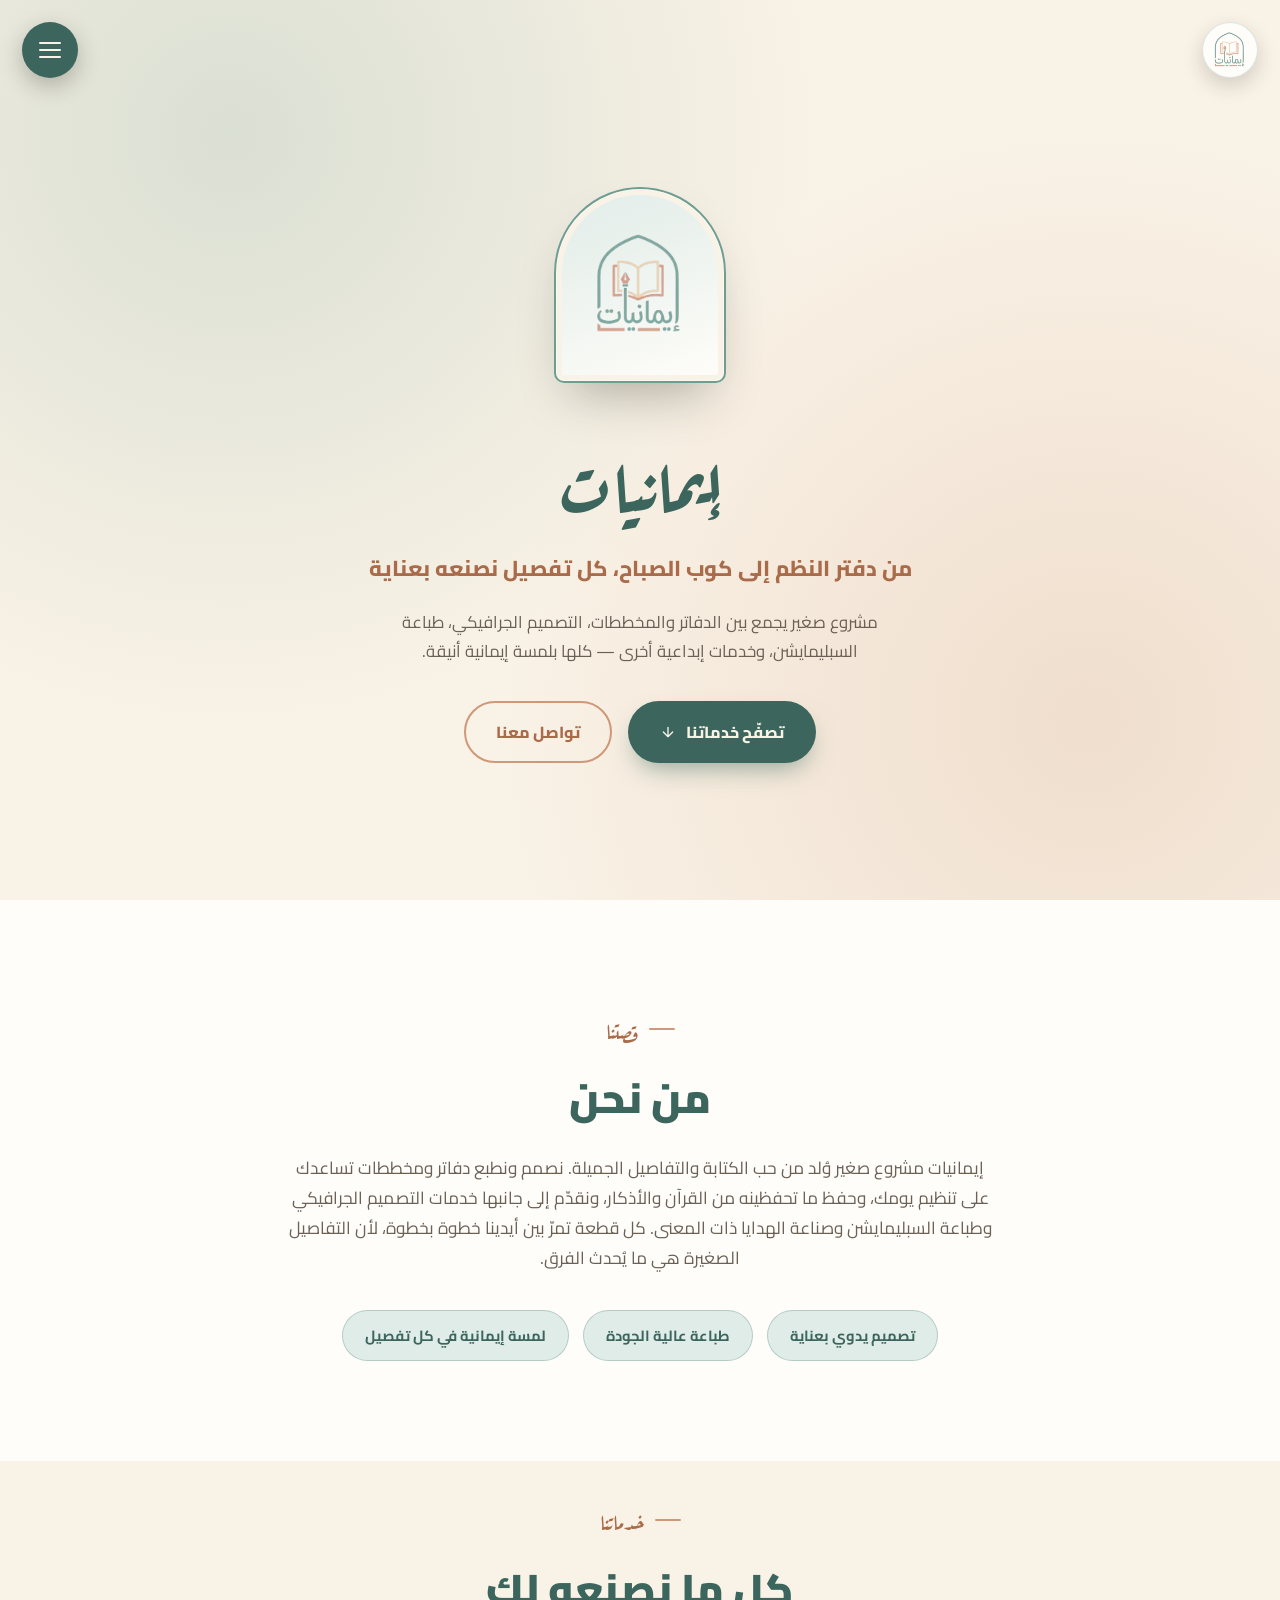
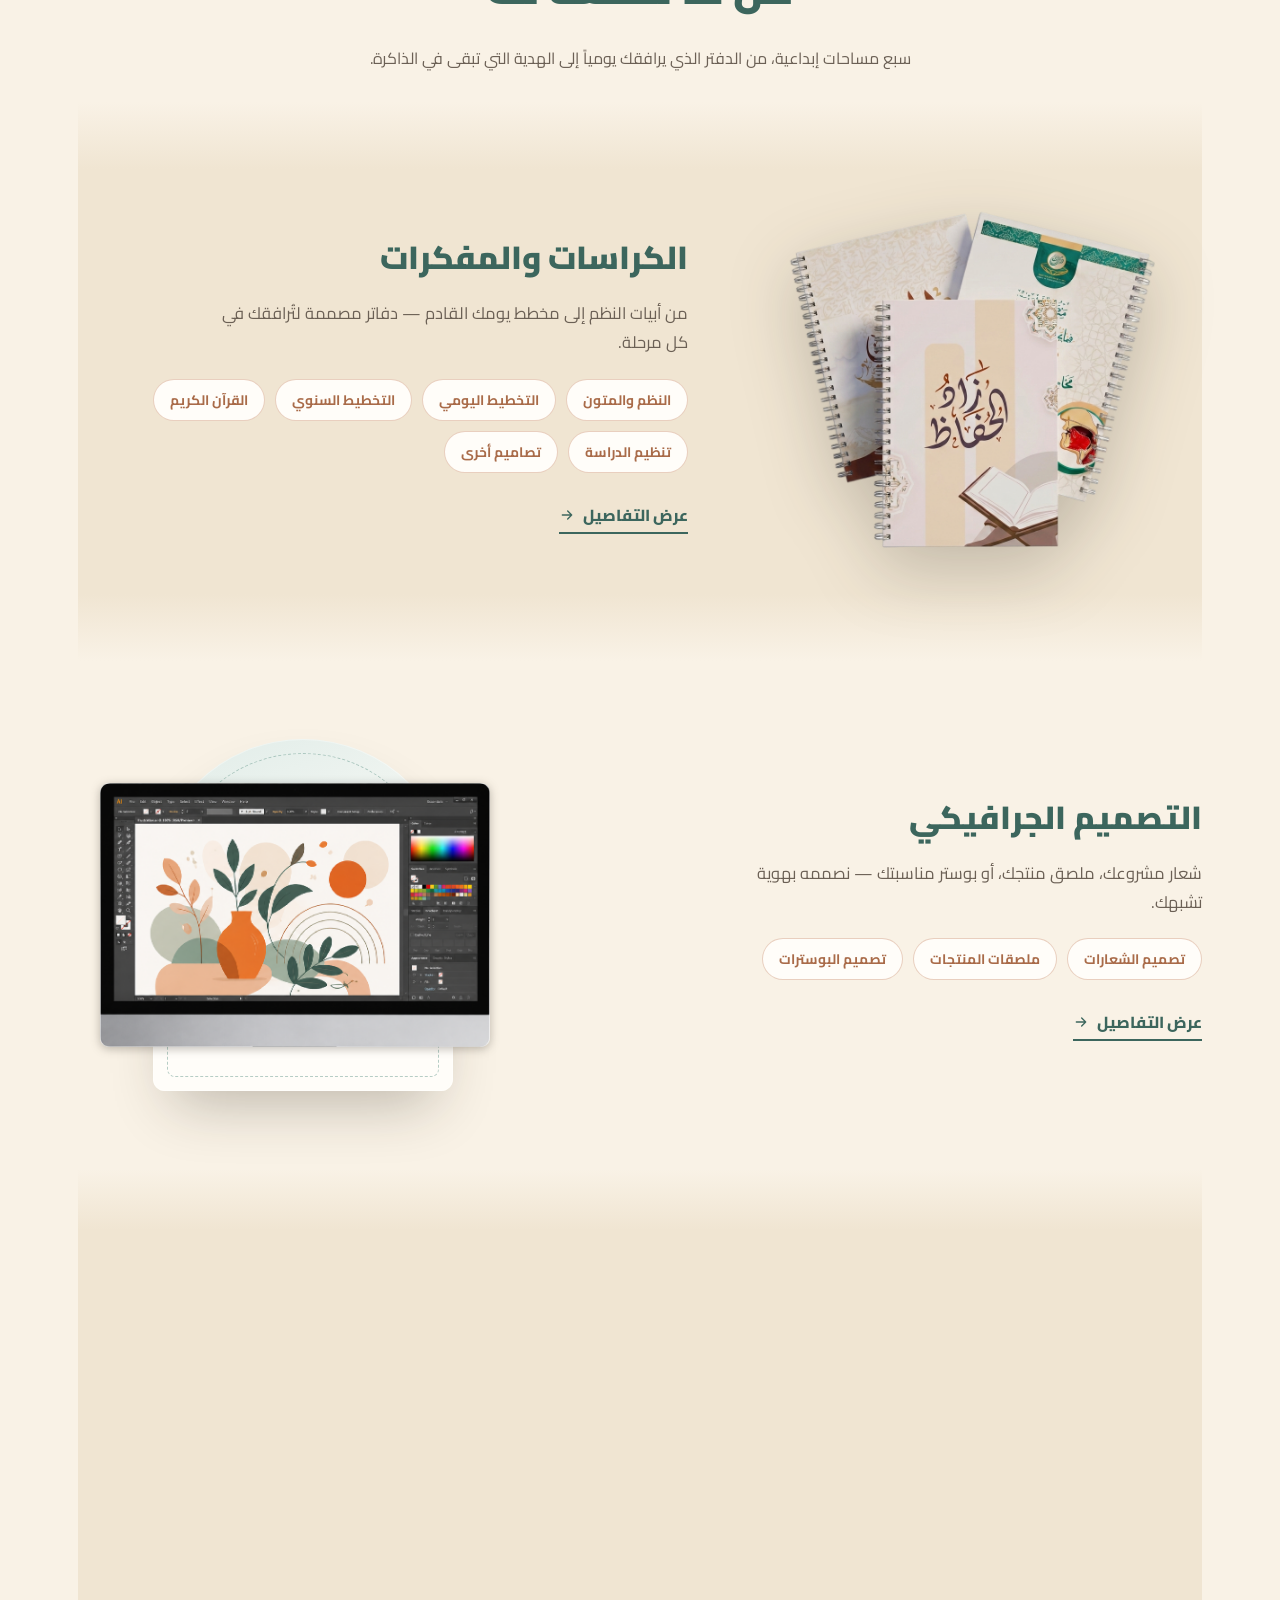
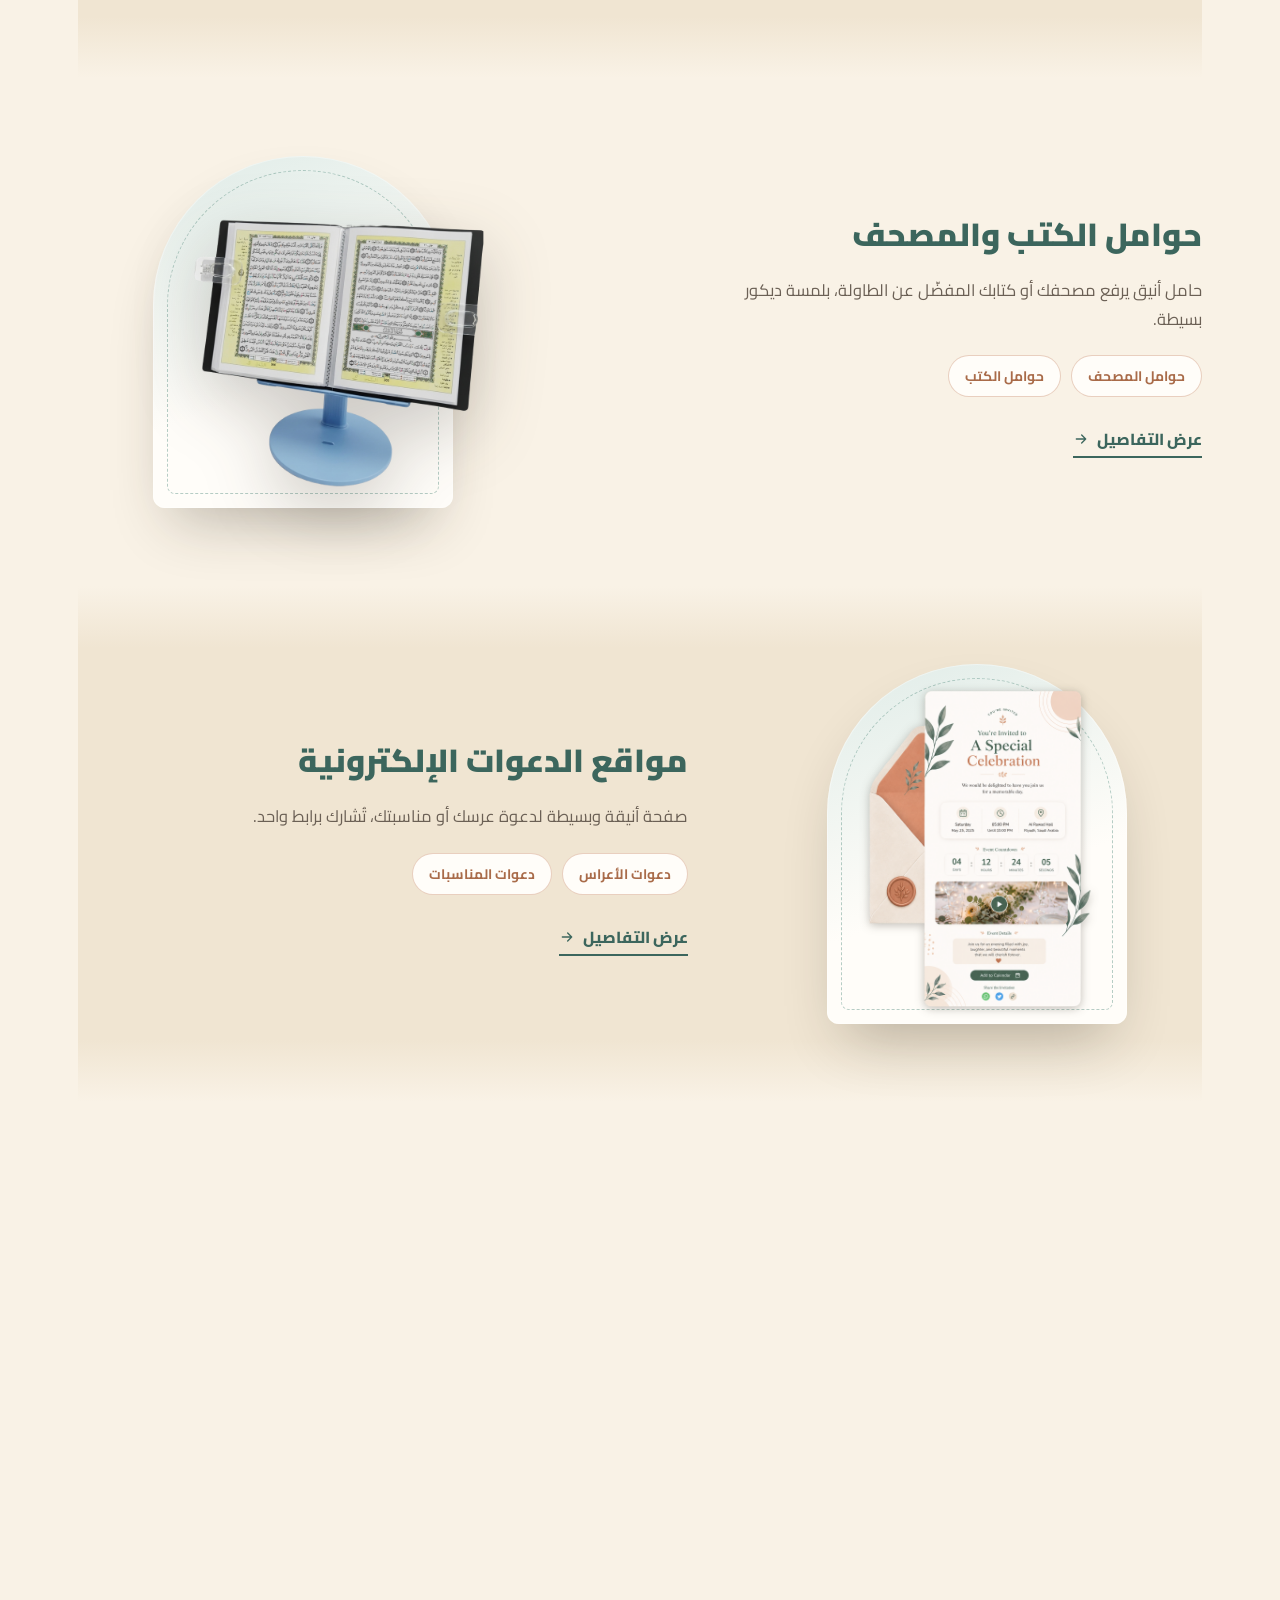
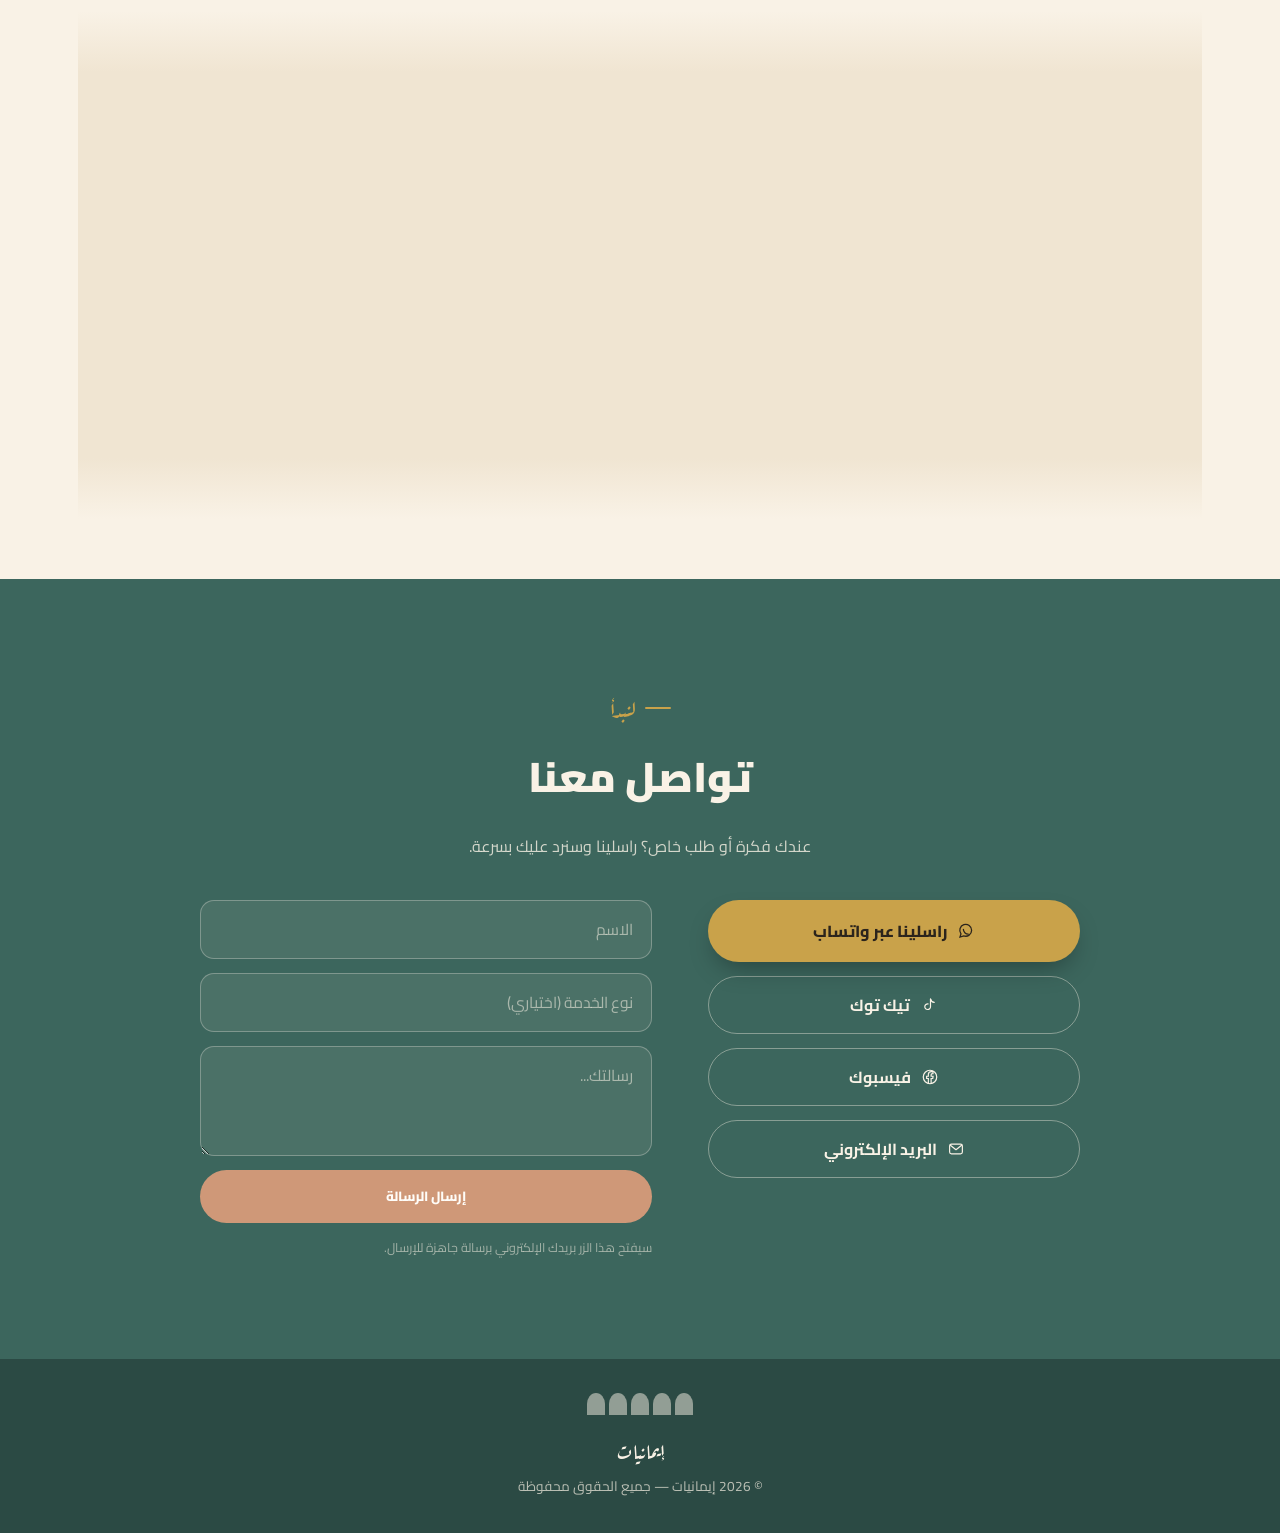
<file: future.html>
﻿<!DOCTYPE html>
<html lang="ar" dir="rtl">
<head>
<meta charset="UTF-8">
<meta name="viewport" content="width=device-width, initial-scale=1.0">
<title>إيمانيات | دفاتر، تصميم، وهدايا بلمسة إيمانية</title>
<meta name="description" content="إيمانيات: دفاتر ومخططات، تصميم جرافيكي، طباعة سبليمايشن، برواز صور، تقويمات وأذكار، مواقع دعوات، وحوامل كتب ومصحف.">
<link rel="icon" href="media/logo.png">


<link rel="preconnect" href="https://fonts.googleapis.com">
<link rel="preconnect" href="https://fonts.gstatic.com" crossorigin>
<link href="https://fonts.googleapis.com/css2?family=Aref+Ruqaa:wght@400;700&family=Cairo:wght@400;500;600;700;800;900&display=swap" rel="stylesheet">
<link rel="stylesheet" href="media/style.css">
</head>
<body>

<!-- floating brand badge -->
<a href="#home" class="brand-badge" aria-label="الرئيسية">
  <img src="media/logo.png" alt="شعار إيمانيات">
</a>

<!-- floating hamburger -->
<button class="menu-btn" id="menuBtn" aria-label="فتح القائمة" aria-expanded="false" aria-controls="drawer">
  <span class="bars"><span></span><span></span><span></span></span>
</button>

<div class="overlay" id="overlay" hidden></div>

<aside class="drawer" id="drawer">
  <div class="d-logo"><img src="media/logo.png" alt=""></div>
  <div class="d-name display">إيمانيات</div>
  <div class="d-tag">دفاتر · تصميم · هدايا بلمسة إيمانية</div>
  <nav>
    <ul>
      <li><a href="#home" class="nav-link"><span class="dot"></span> الرئيسية</a></li>
      <li><a href="#about" class="nav-link"><span class="dot"></span> من نحن</a></li>
      <li><a href="#contact" class="nav-link"><span class="dot"></span> تواصل معنا</a></li>
    </ul>
  </nav>
  <div class="d-social">
    <a href="https://wa.me/22248566479" target="_blank" rel="noopener" aria-label="واتساب" title="واتساب">
      <svg viewBox="0 0 24 24" width="18" height="18" fill="none" stroke="currentColor" stroke-width="1.6"><path d="M4 20l1.3-4.2A7.9 7.9 0 1 1 9 18.5L4 20Z"/><path d="M8.5 9.7c0 3.6 3 6.5 6.5 6.5" stroke-linecap="round"/></svg>
    </a>
    <a href="https://www.tiktok.com/@i_maniyat" target="_blank" rel="noopener" aria-label="تيك توك" title="تيك توك">
      <svg viewBox="0 0 24 24" width="18" height="18" fill="none" stroke="currentColor" stroke-width="1.6"><path d="M14 4v10.2a3.8 3.8 0 1 1-3.3-3.77" stroke-linecap="round" stroke-linejoin="round"/><path d="M14 4c.6 2.4 2.6 4.2 5 4.4" stroke-linecap="round" stroke-linejoin="round"/></svg>
    </a>
    <a href="https://www.facebook.com/imaniyaatt" target="_blank" rel="noopener" aria-label="فيسبوك" title="فيسبوك">
      <svg viewBox="0 0 24 24" width="18" height="18" fill="none" stroke="currentColor" stroke-width="1.6"><circle cx="12" cy="12" r="9"/><path d="M13.5 21v-7h2.2l.4-3H13.5V9c0-.9.3-1.5 1.7-1.5H16V4.8c-.3 0-1.2-.1-2.3-.1-2.3 0-3.9 1.4-3.9 4V11H7.5v3H9.8v7"/></svg>
    </a>
    <a href="mailto:imaniyattasmim@gmail.com" aria-label="البريد الإلكتروني" title="البريد الإلكتروني">
      <svg viewBox="0 0 24 24" width="18" height="18" fill="none" stroke="currentColor" stroke-width="1.6"><rect x="3.5" y="5.5" width="17" height="13" rx="2.5"/><path d="M4.5 7l7.5 6 7.5-6" stroke-linecap="round" stroke-linejoin="round"/></svg>
    </a>
  </div>
</aside>

<!-- ============ HERO ============ -->
<header class="hero" id="home">
  <div class="hero-inner">
    <div class="hero-frame arch">
      <img src="media/logo.png" alt="شعار إيمانيات">
    </div>
    <h1>إيمانيات</h1>
    <p class="sub">من دفتر النظم إلى كوب الصباح، كل تفصيل نصنعه بعناية</p>
    <p>مشروع صغير يجمع بين الدفاتر والمخططات، التصميم الجرافيكي، طباعة السبليمايشن، وخدمات إبداعية أخرى — كلها بلمسة إيمانية أنيقة.</p>
    <div class="cta-row">
      <a href="#services" class="btn btn-primary">
        تصفّح خدماتنا
        <svg width="16" height="16" viewBox="0 0 24 24" fill="none" stroke="currentColor" stroke-width="2"><path d="M12 5v14M5 12l7 7 7-7" stroke-linecap="round" stroke-linejoin="round"/></svg>
      </a>
      <a href="#contact" class="btn btn-outline">تواصل معنا</a>
    </div>
  </div>
  <!-- <div class="scroll-cue"><span>مرري للأسفل</span><span class="line"></span></div> -->
</header>

<!-- ============ ABOUT ============ -->
<section class="about" id="about">
  <div class="wrap reveal">
    <div class="eyebrow">قصتنا</div>
    <h2 class="title">من نحن</h2>
    <p>إيمانيات مشروع صغير وُلد من حب الكتابة والتفاصيل الجميلة. نصمم ونطبع دفاتر ومخططات تساعدك على تنظيم يومك، وحفظ ما تحفظينه من القرآن والأذكار، ونقدّم إلى جانبها خدمات التصميم الجرافيكي وطباعة السبليمايشن وصناعة الهدايا ذات المعنى. كل قطعة تمرّ بين أيدينا خطوة بخطوة، لأن التفاصيل الصغيرة هي ما يُحدث الفرق.</p>
    <div class="value-chips">
      <span>تصميم يدوي بعناية</span>
      <span>طباعة عالية الجودة</span>
      <span>لمسة إيمانية في كل تفصيل</span>
    </div>
  </div>
</section>

<!-- ============ SERVICES ============ -->
<section class="services" id="services">
  <div class="services-head reveal">
    <div class="eyebrow" style="justify-content:center">خدماتنا</div>
    <h2 class="title">كل ما نصنعه لك</h2>
    <p>سبع مساحات إبداعية، من الدفتر الذي يرافقك يومياً إلى الهدية التي تبقى في الذاكرة.</p>
  </div>

  <div class="wrap">

    <!-- 1. Notebooks & Planners -->
    <div class="service-block">
      <div class="sb-visual reveal pop">
        <div class="book-stage book-mock">
          
            <img src="media/notebookstrp.png" alt="دفاتر إيمانيات">
          
        </div>
      </div>
      <div class="sb-text reveal delay-1">
        <h3>الكراسات والمفكرات</h3>
        <p>من أبيات النظم إلى مخطط يومك القادم — دفاتر مصممة لتُرافقك في كل مرحلة.</p>
        <div class="chip-list">
          <span>النظم والمتون</span><span>التخطيط اليومي</span><span>التخطيط السنوي</span>
          <span>القرآن الكريم</span><span>تنظيم الدراسة</span><span>تصاميم أخرى</span>
        </div>
        <a href="notebooks/index.html" class="details-link">
          عرض التفاصيل
          <svg viewBox="0 0 24 24" fill="none" stroke="currentColor" stroke-width="2"><path d="M5 12h14M13 6l6 6-6 6" stroke-linecap="round" stroke-linejoin="round"/></svg>
        </a>
      </div>
    </div>

    <!-- 2. Graphic Design -->
    <div class="service-block">
      <div class="sb-visual reveal pop">
        <div class="sb-arch arch stand-arch">
          <div class="ring"></div>
            <div class="book-stage book-mock">
                <img src="media/pc.png" alt="دفاتر إيمانيات" style="width: 130%; height: auto; filter: drop-shadow(0 2px 5px rgba(var(--shadow),.30))">
            </div>
        </div>
      </div>
      <div class="sb-text reveal delay-1">
        <h3>التصميم الجرافيكي</h3>
        <p>شعار مشروعك، ملصق منتجك، أو بوستر مناسبتك — نصممه بهوية تشبهك.</p>
        <div class="chip-list">
          <span>تصميم الشعارات</span><span>ملصقات المنتجات</span><span>تصميم البوسترات</span>
        </div>
        <a href="design/design.html" class="details-link">
          عرض التفاصيل
          <svg viewBox="0 0 24 24" fill="none" stroke="currentColor" stroke-width="2"><path d="M5 12h14M13 6l6 6-6 6" stroke-linecap="round" stroke-linejoin="round"/></svg>
        </a>
      </div>
    </div>


    <!-- 3. Photo frames -->
    <div class="service-block">
      <div class="sb-visual reveal pop">
        <div class="sb-arch arch stand-arch">
          <div class="ring"></div>
            <div class="book-stage book-mock">
                <img src="media/border.jpg" alt="دفاتر إيمانيات" style="width: 70%; height: auto; margin-right: auto;">
            </div>
        </div>
      </div>
      
      <div class="sb-text reveal delay-1">
        <h3>برواز الصور والذكريات</h3>
        <p>لحظة بين الأحبة، أو خارطة ختمة القرآن، أو ذكرى عائلية — نؤطرها لتبقى أمام عينك.</p>
        <div class="chip-list">
          <span>للأحبّة</span><span>خارطة القرآن</span><span>ذكريات عائلية</span>
        </div>
        <a href="#contact" class="details-link" data-service="برواز الصور والذكريات">
          عرض التفاصيل
          <svg viewBox="0 0 24 24" fill="none" stroke="currentColor" stroke-width="2"><path d="M5 12h14M13 6l6 6-6 6" stroke-linecap="round" stroke-linejoin="round"/></svg>
        </a>
      </div>
    </div>

    <!-- 4. Book/Quran stands -->
    <div class="service-block">
      <div class="sb-visual reveal pop">
        
        <div class="sb-arch arch stand-arch">
          <div class="ring"></div>

        <div class="book-stage book-mock">
            <img src="media/Stand.png" alt="حوامل الكتب والمصحف" style="width: 100%; height: auto;">
        </div>

        </div>
      </div>
      
      <div class="sb-text reveal delay-1">
        <h3>حوامل الكتب والمصحف</h3>
        <p>حامل أنيق يرفع مصحفك أو كتابك المفضّل عن الطاولة، بلمسة ديكور بسيطة.</p>
        <div class="chip-list">
          <span>حوامل المصحف</span><span>حوامل الكتب</span>
        </div>
        <a href="#contact" class="details-link" data-service="حوامل الكتب والمصحف">
          عرض التفاصيل
          <svg viewBox="0 0 24 24" fill="none" stroke="currentColor" stroke-width="2"><path d="M5 12h14M13 6l6 6-6 6" stroke-linecap="round" stroke-linejoin="round"/></svg>
        </a>
      </div>
    </div>

    <!-- 5. Invitation websites -->
    <div class="service-block">
      <div class="sb-visual reveal pop">
        <div class="sb-arch arch stand-arch">
          <div class="ring"></div>
            <div class="book-stage book-mock">
                <img src="media/inv.png" alt="دفاتر إيمانيات" style="width: 80%; height: auto; margin-right: auto; filter: drop-shadow(0 2px 5px rgba(var(--shadow),.30))">
            </div>
        </div>
      </div>
      <div class="sb-text reveal delay-1">
        <h3>مواقع الدعوات الإلكترونية</h3>
        <p>صفحة أنيقة وبسيطة لدعوة عرسك أو مناسبتك، تُشارك برابط واحد.</p>
        <div class="chip-list">
          <span>دعوات الأعراس</span><span>دعوات المناسبات</span>
        </div>
        <a href="#contact" class="details-link" data-service="مواقع الدعوات الإلكترونية">
          عرض التفاصيل
          <svg viewBox="0 0 24 24" fill="none" stroke="currentColor" stroke-width="2"><path d="M5 12h14M13 6l6 6-6 6" stroke-linecap="round" stroke-linejoin="round"/></svg>
        </a>
      </div>
    </div>

    <!-- 6. Calendars & Adkar -->
    <div class="service-block">
      <div class="sb-visual reveal pop">
        <div class="sb-arch arch">
          <div class="ring"></div>
            <div class="book-stage book-mock">
                <img src="media/adkar.png" alt="دفاتر إيمانيات" style="width: 80%; height: auto; margin-right: auto;">
            </div>
        </div>
      </div>
      <div class="sb-text reveal delay-1">
        <h3>التقويمات وأذكار الصباح والمساء</h3>
        <p>تقويم مصغّر على مكتبك، وأذكار الصباح والمساء بتصميم يسهل حمله والرجوع إليه.</p>
        <div class="chip-list">
          <span>تقويمات مصغّرة</span><span>أذكار الصباح</span><span>أذكار المساء</span>
        </div>
        <a href="#contact" class="details-link" data-service="التقويمات وأذكار الصباح والمساء">
          عرض التفاصيل
          <svg viewBox="0 0 24 24" fill="none" stroke="currentColor" stroke-width="2"><path d="M5 12h14M13 6l6 6-6 6" stroke-linecap="round" stroke-linejoin="round"/></svg>
        </a>
      </div>
    </div>


    <!-- 7. Sublimation -->
    <div class="service-block">
      <div class="sb-visual reveal pop">
        <div class="sb-arch arch">
          <div class="ring"></div>
            <div class="book-stage book-mock">
                <img src="media/sub.png" alt="دفاتر إيمانيات" style="width: 80%; height: auto; margin-right: auto;">
            </div>
        </div>
      </div>
      <div class="sb-text reveal delay-1">
        <h3>طباعة السبليمايشن</h3>
        <p>أكواب وحقائب وميداليات تحمل تصميمك أو عبارتك المفضّلة، بطباعة تدوم طويلاً.</p>
        <div class="chip-list">
          <span>أكواب</span><span>حقائب توت</span><span>ميداليات مفاتيح</span>
        </div>
        <a href="#contact" class="details-link" data-service="طباعة السبليمايشن">
          عرض التفاصيل
          <svg viewBox="0 0 24 24" fill="none" stroke="currentColor" stroke-width="2"><path d="M5 12h14M13 6l6 6-6 6" stroke-linecap="round" stroke-linejoin="round"/></svg>
        </a>
      </div>
    </div>
  </div>
</section>

<!-- ============ CONTACT ============ -->
<section class="contact" id="contact">
  <div class="wrap reveal">
    <div class="eyebrow">لنبدأ</div>
    <h2 class="title">تواصل معنا</h2>
    <p>عندك فكرة أو طلب خاص؟ راسلينا وسنرد عليك بسرعة.</p>

    <div class="contact-grid">
      <div class="contact-side">
        <a class="btn btn-primary" href="https://wa.me/22248566479" target="_blank" rel="noopener">
          <svg width="18" height="18" viewBox="0 0 24 24" fill="none" stroke="currentColor" stroke-width="1.7"><path d="M4 20l1.3-4.2A7.9 7.9 0 1 1 9 18.5L4 20Z"/><path d="M8.5 9.7c0 3.6 3 6.5 6.5 6.5" stroke-linecap="round"/></svg>
          راسلينا عبر واتساب
        </a>
        <a class="btn-ghost" href="https://www.tiktok.com/@i_maniyat" target="_blank" rel="noopener">
          <svg width="18" height="18" viewBox="0 0 24 24" fill="none" stroke="currentColor" stroke-width="1.6"><path d="M14 4v10.2a3.8 3.8 0 1 1-3.3-3.77" stroke-linecap="round" stroke-linejoin="round"/><path d="M14 4c.6 2.4 2.6 4.2 5 4.4" stroke-linecap="round" stroke-linejoin="round"/></svg>
          تيك توك
        </a>
        <a class="btn-ghost" href="https://www.facebook.com/imaniyaatt" target="_blank" rel="noopener">
          <svg width="18" height="18" viewBox="0 0 24 24" fill="none" stroke="currentColor" stroke-width="1.6"><circle cx="12" cy="12" r="9"/><path d="M13.5 21v-7h2.2l.4-3H13.5V9c0-.9.3-1.5 1.7-1.5H16V4.8c-.3 0-1.2-.1-2.3-.1-2.3 0-3.9 1.4-3.9 4V11H7.5v3H9.8v7"/></svg>
          فيسبوك
        </a>
        <a class="btn-ghost" href="mailto:imaniyattasmim@gmail.com">
          <svg width="18" height="18" viewBox="0 0 24 24" fill="none" stroke="currentColor" stroke-width="1.6"><rect x="3.5" y="5.5" width="17" height="13" rx="2.5"/><path d="M4.5 7l7.5 6 7.5-6" stroke-linecap="round" stroke-linejoin="round"/></svg>
          البريد الإلكتروني
        </a>
      </div>
      <form class="contact-form" id="contactForm">
        <input type="text" placeholder="الاسم" required>
        <input type="text" placeholder="نوع الخدمة (اختياري)">
        <textarea placeholder="رسالتك..." required></textarea>
        <button type="submit">إرسال الرسالة</button>
        <span class="form-note">سيفتح هذا الزر بريدك الإلكتروني برسالة جاهزة للإرسال.</span>
      </form>
    </div>
  </div>
</section>

<footer>
  <div class="arch-row"><span></span><span></span><span></span><span></span><span></span></div>
  <div class="display" style="font-size:1.3rem;color:var(--cream);margin-bottom:8px;">إيمانيات</div>
  <div>© 2026 إيمانيات — جميع الحقوق محفوظة</div>
</footer>

<script>
  // ---------- side drawer ----------
  const menuBtn = document.getElementById('menuBtn');
  const drawer = document.getElementById('drawer');
  const overlay = document.getElementById('overlay');

  function openDrawer(){
    drawer.classList.add('open');
    overlay.hidden = false;
    overlay.classList.add('show');
    drawer.style.transform = 'translateX(0)';
    menuBtn.classList.add('open');
    menuBtn.setAttribute('aria-expanded','true');
    document.body.classList.add('no-scroll');
  }
  function closeDrawer(){
    drawer.classList.remove('open');
    overlay.classList.remove('show');
    overlay.hidden = true;
    drawer.style.transform = document.documentElement.dir === 'rtl' ? 'translateX(-105%)' : 'translateX(105%)';
    menuBtn.classList.remove('open');
    menuBtn.setAttribute('aria-expanded','false');
    document.body.classList.remove('no-scroll');
  }
  menuBtn.addEventListener('click', () => {
    drawer.classList.contains('open') ? closeDrawer() : openDrawer();
  });
  overlay.addEventListener('click', closeDrawer);
  document.querySelectorAll('.nav-link').forEach(a => a.addEventListener('click', closeDrawer));
  document.addEventListener('keydown', e => { if(e.key === 'Escape') closeDrawer(); });

  // ---------- scroll reveal ----------
  const revealEls = document.querySelectorAll('.reveal');
  const io = new IntersectionObserver((entries) => {
    entries.forEach(entry => {
      if(entry.isIntersecting){
        entry.target.classList.add('visible');
        io.unobserve(entry.target);
      }
    });
  }, { threshold: 0.18, rootMargin: '0px 0px -60px 0px' });
  revealEls.forEach(el => io.observe(el));

  // ---------- contact form -> mailto fallback ----------
  const form = document.getElementById('contactForm');
  form.addEventListener('submit', function(e){
    e.preventDefault();
    const inputs = form.querySelectorAll('input');
    const name = inputs[0].value.trim();
    const service = inputs[1].value.trim();
    const message = form.querySelector('textarea').value.trim();
    const subject = encodeURIComponent('طلب من ' + (name || 'زائر الموقع') + (service ? ' - ' + service : ''));
    const body = encodeURIComponent('الاسم: ' + name + '\nالخدمة: ' + service + '\n\nالرسالة:\n' + message);
    window.location.href = 'mailto:imaniyattasmim@gmail.com?subject=' + subject + '&body=' + body;
  });

  // ---------- details links prefill service name toward WhatsApp/contact ----------
  document.querySelectorAll('.details-link').forEach(link => {
    link.addEventListener('click', () => {
      const service = link.dataset.service;
      const serviceInput = document.querySelectorAll('#contactForm input')[1];
      if(service && serviceInput){ serviceInput.value = service; }
    });
  });
</script>
</body>
</html>
</file>
<file: media/style.css>
:root{
    --cream:#f9f2e6;
    --cream-2:#f0e5d2;
    --paper:#fffdf9;
    --ink:#2b241c;
    --ink-soft:#6b6055;
    --teal:#6f9d92;
    --teal-deep:#3c665d;
    --teal-pale:#e0ece8;
    --coral:#cf9878;
    --coral-deep:#a96b49;
    --gold:#c9a24a;
    --shadow: 43,36,28;
    --radius: 22px;
    --maxw: 1180px;
    --ease: cubic-bezier(.22,.9,.25,1);
  }

  *,*::before,*::after{ box-sizing:border-box; }
  html{ scroll-behavior:smooth; }
  body{
    margin:0;
    background:var(--cream);
    color:var(--ink);
    font-family:'Cairo', sans-serif;
    line-height:1.75;
    overflow-x:hidden;
    -webkit-font-smoothing:antialiased;
  }
  img{ max-width:100%; display:block; }
  a{ color:inherit; text-decoration:none; }
  ul{ margin:0; padding:0; list-style:none; }
  button{ font-family:inherit; cursor:pointer; }
  .display{ font-family:'Aref Ruqaa', serif; }

  ::selection{ background:var(--teal); color:var(--paper); }

  /* focus visibility for accessibility */
  a:focus-visible, button:focus-visible{
    outline:2px solid var(--coral-deep);
    outline-offset:3px;
    border-radius:6px;
  }

  @media (prefers-reduced-motion: reduce){
    *{ animation-duration:.01ms !important; animation-iteration-count:1 !important; transition-duration:.01ms !important; scroll-behavior:auto !important; }
  }

  .wrap{ max-width:var(--maxw); margin:0 auto; padding:0 28px; }

  /* ============ FLOATING BRAND BADGE (no header nav) ============ */
  .brand-badge{
    position:fixed; top:22px; inset-inline-start:22px; z-index:60;
    width:56px; height:56px; border-radius:50%;
    background:var(--paper);
    display:flex; align-items:center; justify-content:center;
    box-shadow:0 8px 20px rgba(var(--shadow),.18);
    border:1px solid rgba(111,157,146,.25);
    transition:transform .35s var(--ease);
  }
  .brand-badge img{ width:38px; height:38px; object-fit:contain; }
  .brand-badge:hover{ transform:scale(1.06) rotate(-4deg); }

  /* ============ FLOATING HAMBURGER ============ */
  .menu-btn{
    position:fixed; top:22px; inset-inline-end:22px; z-index:60;
    width:56px; height:56px; border-radius:50%;
    background:var(--teal-deep); border:none;
    display:flex; align-items:center; justify-content:center;
    box-shadow:0 8px 22px rgba(var(--shadow),.28);
    transition:transform .3s var(--ease), background .3s;
  }
  .menu-btn:hover{ transform:scale(1.06); }
  .menu-btn .bars{ position:relative; width:22px; height:16px; }
  .menu-btn .bars span{
    position:absolute; inset-inline-start:0; width:100%; height:2px;
    background:var(--cream); border-radius:2px;
    transition:transform .32s var(--ease), opacity .2s var(--ease), top .32s var(--ease);
  }
  .menu-btn .bars span:nth-child(1){ top:0; }
  .menu-btn .bars span:nth-child(2){ top:7px; }
  .menu-btn .bars span:nth-child(3){ top:14px; }
  .menu-btn.open .bars span:nth-child(1){ top:7px; transform:rotate(45deg); }
  .menu-btn.open .bars span:nth-child(2){ opacity:0; }
  .menu-btn.open .bars span:nth-child(3){ top:7px; transform:rotate(-45deg); }

  /* ============ SIDE DRAWER ============ */
  .overlay{
    position:fixed; inset:0; background:rgba(20,17,13,.5);
    backdrop-filter:blur(2px);
    opacity:0; visibility:hidden; pointer-events:none;
    transition:opacity .4s var(--ease);
    z-index:55;
  }
  .overlay.show{ opacity:1; visibility:visible; pointer-events:auto; }
  .overlay[hidden]{ display:none; }

  .drawer{
    position:fixed; top:0; bottom:0; inset-inline-end:0; z-index:58;
    width:min(320px, 82vw);
    background:linear-gradient(175deg, var(--teal-deep), #2b4a44);
    color:var(--cream);
    padding:38px 34px;
    transform:translateX(105%);
    transition:transform .5s var(--ease);
    display:flex; flex-direction:column;
  }
  html[dir="rtl"] .drawer{ transform:translateX(-105%); }
  .drawer.open{ transform:translateX(0) !important; }
  .drawer .d-logo{
    width:64px; height:64px; border-radius:50%; background:var(--cream);
    display:flex; align-items:center; justify-content:center; margin-bottom:8px;
  }
  .drawer .d-logo img{ width:44px; height:44px; object-fit:contain; }
  .drawer .d-name{ font-family:'Aref Ruqaa', serif; font-size:1.9rem; margin:14px 0 2px; }
  .drawer .d-tag{ font-size:.85rem; opacity:.75; margin-bottom:34px; }
  .drawer nav ul{ display:flex; flex-direction:column; gap:6px; }
  .drawer nav a{
    display:flex; align-items:center; gap:12px;
    padding:13px 6px; font-size:1.15rem; font-weight:700;
    border-bottom:1px solid rgba(249,242,230,.12);
    transition:padding-inline-start .3s var(--ease), color .3s;
  }
  .drawer nav a:hover{ padding-inline-start:14px; color:var(--gold); }
  .drawer nav a .dot{ width:6px; height:6px; border-radius:50%; background:var(--coral); flex:none; }
  .drawer .d-social{ margin-top:auto; display:flex; gap:14px; padding-top:24px; }
  .drawer .d-social a{
    width:40px; height:40px; border-radius:50%; background:rgba(249,242,230,.1);
    display:flex; align-items:center; justify-content:center;
    transition:background .3s;
  }
  .drawer .d-social a:hover{ background:var(--coral); }
  body.no-scroll{ overflow:hidden; }

  /* ============ ARCH SIGNATURE SHAPE ============ */
  /* Note: circular (equal-axis) corner radii in plain px, not %, are what
     produce a true dome — percentages give an ellipse since width != height. */
  .arch{
    position:relative;
    overflow:hidden;
  }
  .arch::after{
    content:"";
    position:absolute; inset:0;
    box-shadow:inset 0 0 0 1px rgba(255,255,255,.35);
    border-radius:inherit;
    pointer-events:none;
  }

  /* ============ SECTION UTILITIES ============ */
  section{ position:relative; }
  .eyebrow{
    display:inline-flex; align-items:center; gap:10px;
    font-family:'Aref Ruqaa', serif; font-size:1.35rem;
    color:var(--coral-deep); margin-bottom:14px;
  }
  .eyebrow::before{ content:""; width:26px; height:2px; background:var(--coral); border-radius:2px; }
  h2.title{ font-size:clamp(1.8rem, 3.4vw, 2.6rem); font-weight:900; margin:0 0 18px; color:var(--teal-deep); }

  .reveal{ opacity:0; transform:translateY(46px); transition:opacity .9s var(--ease), transform .9s var(--ease); }
  .reveal.visible{ opacity:1; transform:translateY(0); }
  .reveal.pop{ transform:translateY(30px) scale(.92); }
  .reveal.pop.visible{ transform:translateY(0) scale(1); }
  .delay-1{ transition-delay:.12s; } .delay-2{ transition-delay:.24s; } .delay-3{ transition-delay:.36s; }

  /* ============ HERO ============ */
  .hero{
    min-height:100vh;
    display:flex; align-items:center; justify-content:center;
    text-align:center;
    padding:140px 24px 90px;
    background:
      radial-gradient(circle at 18% 15%, rgba(111,157,146,.22), transparent 45%),
      radial-gradient(circle at 85% 80%, rgba(207,152,120,.22), transparent 45%),
      var(--cream);
    overflow:hidden;
  }
  .hero-inner{ max-width:720px; margin:0 auto; }
  .hero-frame{
    width:172px; height:196px; margin:0 auto 34px;
    background:linear-gradient(160deg, var(--teal-pale), var(--paper));
    display:flex; align-items:center; justify-content:center;
    box-shadow:0 26px 50px -18px rgba(var(--shadow),.35), inset 0 0 0 6px var(--cream);
    border:2px solid var(--teal);
    border-radius:86px 86px 10px 10px;
    animation:floaty 7s ease-in-out infinite;
  }
  .hero-frame img{ width:108px; height:108px; object-fit:contain; }
  @keyframes floaty{ 0%,100%{ transform:translateY(0); } 50%{ transform:translateY(-14px); } }

  .hero h1{
    font-family:'Aref Ruqaa', serif; font-weight:700;
    font-size:clamp(2.6rem, 7vw, 4.4rem);
    color:var(--teal-deep); margin:0 0 10px;
  }
  .hero .sub{
    font-size:clamp(1.05rem, 2vw, 1.35rem); font-weight:800; color:var(--coral-deep);
    margin:0 0 20px;
  }
  .hero p{ color:var(--ink-soft); font-size:1.05rem; max-width:560px; margin:0 auto 34px; }

  .cta-row{ display:flex; gap:16px; justify-content:center; flex-wrap:wrap; }
  .btn{
    display:inline-flex; align-items:center; gap:10px;
    padding:15px 30px; border-radius:100px; font-weight:800; font-size:1rem;
    border:2px solid transparent; transition:transform .3s var(--ease), box-shadow .3s var(--ease);
  }
  .btn-primary{ background:var(--teal-deep); color:var(--cream); box-shadow:0 12px 26px -8px rgba(60,102,93,.55); }
  .btn-primary:hover{ transform:translateY(-3px); box-shadow:0 18px 30px -8px rgba(60,102,93,.6); }
  .btn-outline{ background:transparent; border-color:var(--coral); color:var(--coral-deep); }
  .btn-outline:hover{ transform:translateY(-3px); background:var(--coral); color:var(--paper); }

  .scroll-cue{
    position:absolute; bottom:34px; left:50%; transform:translateX(-50%);
    display:flex; flex-direction:column; align-items:center; gap:6px;
    color:var(--teal-deep); font-size:.8rem; opacity:.75;
  }
  .scroll-cue .line{ width:1px; height:34px; background:var(--teal-deep); position:relative; overflow:hidden; }
  .scroll-cue .line::after{
    content:""; position:absolute; top:-100%; left:0; width:100%; height:100%;
    background:var(--coral); animation:scrollLine 2s ease-in-out infinite;
  }
  @keyframes scrollLine{ 0%{ top:-100%; } 60%,100%{ top:100%; } }

  /* ============ ABOUT ============ */
  .about{ padding:110px 0 100px; background:var(--paper); text-align:center; }
  .about .wrap{ max-width:760px; }
  .about p{ color:var(--ink-soft); font-size:1.08rem; }
  .value-chips{ display:flex; justify-content:center; gap:14px; flex-wrap:wrap; margin-top:36px; }
  .value-chips span{
    background:var(--teal-pale); color:var(--teal-deep); font-weight:700; font-size:.92rem;
    padding:12px 22px; border-radius:100px; border:1px solid rgba(111,157,146,.4);
  }

  /* ============ SERVICES ============ */
  .services{ padding:40px 0 60px; }
  .services-head{ text-align:center; max-width:640px; margin:0 auto 30px; padding:0 24px; }
  .services-head p{ color:var(--ink-soft); }

  .service-block{
    display:flex; align-items:center; gap:64px;
    padding:78px 0;
  }
  .service-block:nth-child(even){ flex-direction:row-reverse; }
  .service-block:nth-child(odd){ background:linear-gradient(180deg, transparent, var(--cream-2) 12%, var(--cream-2) 88%, transparent); }

  .sb-visual{ flex:0 0 40%; display:flex; justify-content:center; }
  .sb-text{ flex:1; min-width:0; }
  .sb-text h3{ font-size:clamp(1.5rem,2.6vw,2rem); font-weight:900; color:var(--teal-deep); margin:0 0 14px; }
  .sb-text p{ color:var(--ink-soft); font-size:1.03rem; margin:0 0 22px; max-width:480px; }
  .chip-list{ display:flex; flex-wrap:wrap; gap:10px; margin-bottom:28px; }
  .chip-list span{
    font-size:.86rem; font-weight:700; padding:8px 16px; border-radius:100px;
    background:var(--paper); color:var(--coral-deep); border:1px solid rgba(207,152,120,.45);
  }
  .details-link{
    display:inline-flex; align-items:center; gap:8px; font-weight:800; color:var(--teal-deep);
    padding-bottom:3px; border-bottom:2px solid var(--teal-deep); transition:gap .3s var(--ease), color .3s;
  }
  .details-link:hover{ gap:14px; color:var(--coral-deep); border-color:var(--coral-deep); }
  .details-link svg{ width:16px; height:16px; transition:transform .3s var(--ease); }
  .details-link:hover svg{ transform:translateX(-4px); }
  html[dir="rtl"] .details-link:hover svg{ transform:translateX(4px) scaleX(-1); }

  .sb-arch{
    width:100%; max-width:300px; aspect-ratio:4/4.7;
    background:linear-gradient(160deg, var(--teal-pale), var(--paper) 60%);
    display:flex; align-items:center; justify-content:center;
    box-shadow:0 30px 60px -20px rgba(var(--shadow),.3);
    border-radius:150px 150px 12px 12px;
    position:relative;
  }
  .sb-arch svg{ width:56%; height:56%; }
  .sb-arch.stand-arch{ overflow:visible; }
  .sb-arch.stand-arch::after{ z-index:0; }
  .sb-arch.stand-arch .book-stage{ position:relative; z-index:1; }
  .sb-arch .ring{
    position:absolute; inset:14px; border:1.5px dashed rgba(111,157,146,.5); border-radius:136px 136px 8px 8px;
  }
  @media (max-width: 380px){
    .sb-arch{ border-radius:120px 120px 12px 12px; }
    .sb-arch .ring{ border-radius:106px 106px 8px 8px; }
  }

  /* 3D book mockup for the notebooks block */
  /* .book-stage{
    perspective:none;
    display:flex;
    justify-content:center;
  } */
   .book-stage {
    position: relative;
    overflow: visible;

   }
    .book-stage img {
        width: 130%;
        max-width: none;
        display: block;
        margin-left: auto;   /* Pushes image to the right */
        margin-right: -37px;;
        
    }
  .book-mock{
    /* width:min(500px, 100%);
    transform:rotate(-6deg);
    background:transparent;
    box-shadow:none;
    position:relative;
    overflow:visible;
    display:block; */
    padding:0;
    animation:floaty 6.5s ease-in-out infinite;
  }
  .book-mock::before{ content:none; }
  .book-mock img{
    width:120%;
    height:auto;
    object-fit:contain;
    display:block;
    filter:drop-shadow(0 22px 34px rgba(var(--shadow),.24));
  }

  /* ============ CONTACT ============ */
  .contact{ padding:110px 0 100px; background:var(--teal-deep); color:var(--cream); text-align:center; }
  .contact .eyebrow{ color:var(--gold); justify-content:center; }
  .contact .eyebrow::before{ background:var(--gold); }
  .contact h2.title{ color:var(--cream); }
  .contact > .wrap > p{ color:rgba(249,242,230,.8); max-width:520px; margin:0 auto 40px; }

  .contact-grid{ display:flex; gap:56px; max-width:880px; margin:0 auto; text-align:start; flex-wrap:wrap; }
  .contact-side{ flex:1 1 240px; }
  .contact-side .btn-primary{ background:var(--gold); color:#2b241c; box-shadow:0 12px 26px -8px rgba(0,0,0,.35); width:100%; justify-content:center; margin-bottom:14px; }
  .contact-side .btn-ghost{
    display:flex; align-items:center; gap:10px; width:100%; justify-content:center;
    padding:14px 22px; border-radius:100px; border:1.5px solid rgba(249,242,230,.4); font-weight:700; margin-bottom:14px;
    transition:background .3s;
  }
  .contact-side .btn-ghost:hover{ background:rgba(249,242,230,.12); }

  .contact-form{ flex:1 1 320px; display:flex; flex-direction:column; gap:14px; }
  .contact-form input, .contact-form textarea{
    width:100%; padding:14px 18px; border-radius:14px; border:1.5px solid rgba(249,242,230,.3);
    background:rgba(249,242,230,.08); color:var(--cream); font-family:inherit; font-size:.98rem;
  }
  .contact-form ::placeholder{ color:rgba(249,242,230,.55); }
  .contact-form textarea{ resize:vertical; min-height:110px; }
  .contact-form button{
    background:var(--coral); color:var(--paper); border:none; padding:14px; border-radius:100px; font-weight:800;
    transition:transform .3s var(--ease);
  }
  .contact-form button:hover{ transform:translateY(-2px); }
  .form-note{ font-size:.78rem; color:rgba(249,242,230,.55); }

  /* ============ FOOTER ============ */
  footer{ background:#2b4a44; color:rgba(249,242,230,.7); text-align:center; padding:34px 20px; font-size:.85rem; }
  footer .arch-row{ display:flex; justify-content:center; gap:4px; margin-bottom:16px; opacity:.5; }
  footer .arch-row span{ width:18px; height:22px; border-radius:50% 50% 0 0; background:var(--cream); }

  /* ============ RESPONSIVE ============ */
  @media (max-width: 860px){
    .service-block, .service-block:nth-child(even){ flex-direction:column; gap:36px; padding:56px 0; text-align:center; }
    .sb-text p{ margin-inline:auto; }
    .chip-list, .value-chips{ justify-content:center; }
    .contact-grid{ text-align:center; justify-content:center; }
    .contact-form{ text-align:start; }
  }
  @media (max-width: 680px){
    .wrap{ padding:0 18px; }
    .hero{ min-height:auto; padding:92px 14px 60px; }
    .hero-frame{ width:112px; height:128px; margin-bottom:18px; }
    .hero-frame img{ width:70px; height:70px; }
    .hero h1{ font-size:clamp(1.28rem, 6.2vw, 1.78rem); }
    .hero .sub{ font-size:clamp(.72rem, 2vw, .86rem); margin-bottom:10px; }
    .hero p{ font-size:.76rem; margin-bottom:16px; }
    .cta-row{ gap:12px; }
    .btn{ padding:9px 14px; font-size:.72rem; }
    .scroll-cue{ bottom:16px; font-size:.58rem; }
    .about{ padding:68px 0 60px; }
    .about p{ font-size:.78rem; }
    .value-chips{ gap:6px; margin-top:20px; }
    .value-chips span{ font-size:.6rem; padding:6px 9px; }
    .services{ padding:20px 0 32px; }
    .services-head{ margin-bottom:14px; padding:0 6px; }
    h2.title{ font-size:clamp(1.08rem, 3.6vw, 1.3rem); margin-bottom:8px; }
    .eyebrow{ font-size:.82rem; margin-bottom:6px; gap:6px; }
    .sb-visual{ flex-basis:auto; }
    .sb-arch{ max-width:250px; }
    .book-mock{ width:min(800px, 100%); transform:rotate(-4deg); }
    .sb-text h3{ font-size:clamp(.92rem, 3.2vw, 1.1rem); margin-bottom:8px; }
    .sb-text p{ font-size:.76rem; margin-bottom:12px; }
    .chip-list{ gap:5px; margin-bottom:16px; }
    .chip-list span{ font-size:.54rem; padding:4px 7px; }
    .details-link{ font-size:.72rem; }
    .contact{ padding:68px 0 60px; }
    .contact > .wrap > p{ font-size:.76rem; margin-bottom:22px; }
    .contact-side .btn-ghost,
    .contact-side .btn-primary{ padding:9px 12px; font-size:.72rem; }
    .contact-form input,
    .contact-form textarea,
    .contact-form button{ font-size:.72rem; padding:9px 11px; }
    .contact-form textarea{ min-height:84px; }
    .form-note{ font-size:.58rem; }
    footer{ padding:22px 14px; font-size:.62rem; }
    .drawer{ width:min(270px, 86vw); padding:24px 18px; }
    .drawer .d-name{ font-size:1.28rem; margin-top:6px; }
    .drawer .d-tag{ font-size:.66rem; margin-bottom:16px; }
    .drawer nav a{ padding:9px 4px; font-size:.78rem; }
    .drawer .d-social{ padding-top:16px; gap:8px; }
    .drawer .d-social a{ width:26px; height:26px; }
    .drawer .d-social a svg{ width:13px; height:13px; }
    .brand-badge{ width:38px; height:38px; top:12px; }
    .brand-badge img{ width:24px; height:24px; }
    .menu-btn{ width:34px; height:34px; top:12px; }
    .menu-btn .bars{ width:15px; height:11px; }
    .menu-btn .bars span{ height:1.4px; }
    .menu-btn .bars span:nth-child(2){ top:5px; }
    .menu-btn .bars span:nth-child(3){ top:10px; }
    .menu-btn.open .bars span:nth-child(1),
    .menu-btn.open .bars span:nth-child(3){ top:5px; }
  }
  @media (max-width: 480px){
    .hero{ padding-top:120px; }
    .brand-badge{ width:34px; height:34px; top:10px; inset-inline-start:10px; }
    .brand-badge img{ width:22px; height:22px; }
    .menu-btn{ width:32px; height:32px; top:10px; inset-inline-end:15px; }
  }
</file>
